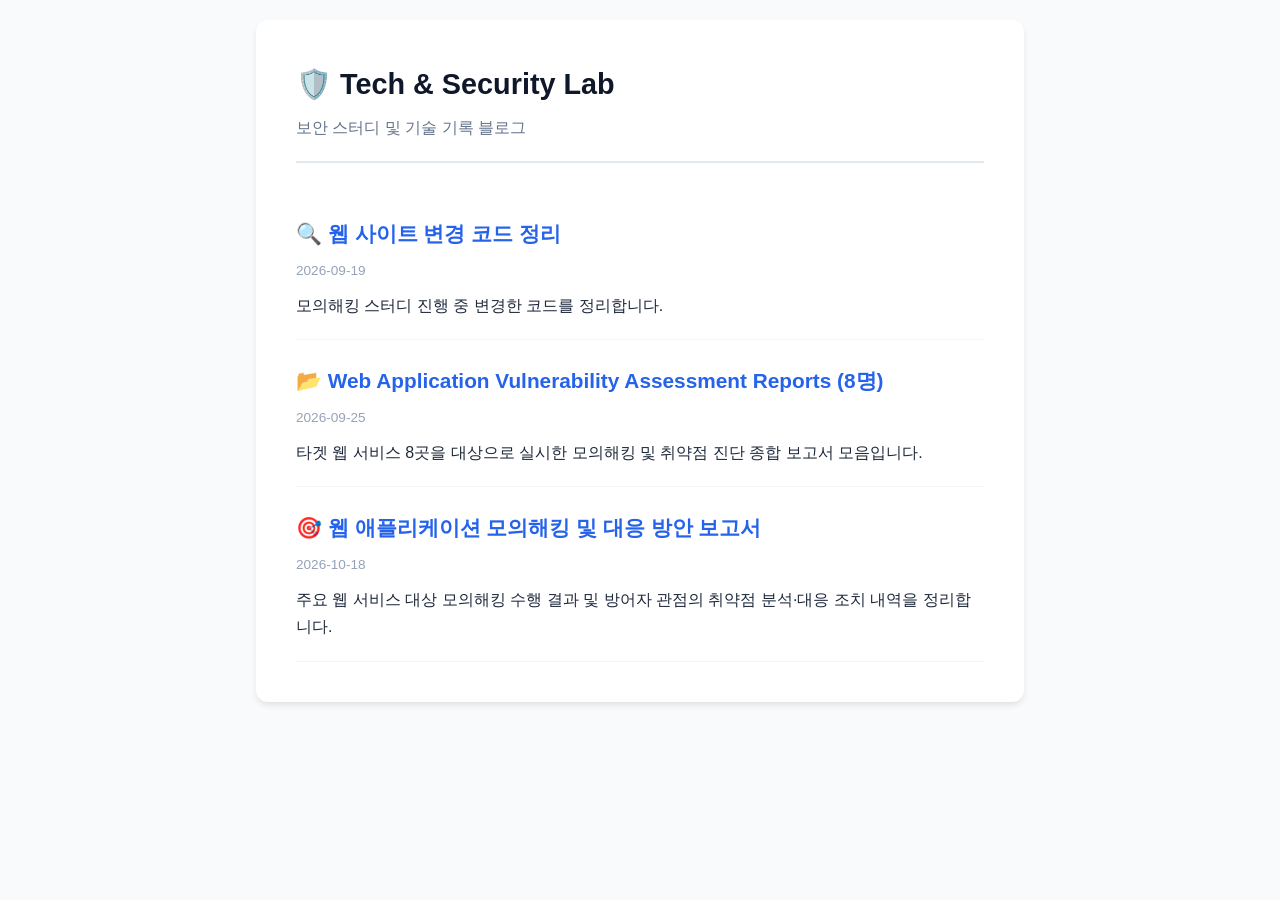
<file: index.html>
<!DOCTYPE html>
<html lang="ko">
<head>
    <meta charset="UTF-8">
    <meta name="viewport" content="width=device-width, initial-scale=1.0">
    <title>Tech & Security Blog</title>
    <link rel="stylesheet" href="style.css">
</head>
<body>
    <div class="container">
        <header>
            <h1>🛡️ Tech & Security Lab</h1>
            <p>보안 스터디 및 기술 기록 블로그</p>
        </header>

        <section class="post-list">
            <!-- 기존 게시글 -->
            <article class="post-card">
                <h2><a href="report.html">🔍 웹 사이트 변경 코드 정리</a></h2>
                <div class="date">2026-09-19</div>
                <p>모의해킹 스터디 진행 중 변경한 코드를 정리합니다.</p>
            </article>

            <!-- 8명 진단 보고서 모음 하위 페이지로 연결되는 카드 -->
            <article class="post-card">
                <h2><a href="vulnerability-reports.html">📂 Web Application Vulnerability Assessment Reports (8명)</a></h2>
                <div class="date">2026-09-25</div>
                <p>타겟 웹 서비스 8곳을 대상으로 실시한 모의해킹 및 취약점 진단 종합 보고서 모음입니다.</p>
            </article>

            <article class="post-card">
                <h2><a href="pentest/pentest_report.html">🎯 웹 애플리케이션 모의해킹 및 대응 방안 보고서</a></h2>
                <div class="date">2026-10-18</div>
                <p>주요 웹 서비스 대상 모의해킹 수행 결과 및 방어자 관점의 취약점 분석·대응 조치 내역을 정리합니다.</p>
            </article>
            
        </section>
    </div>
</body>
</html>
</file>
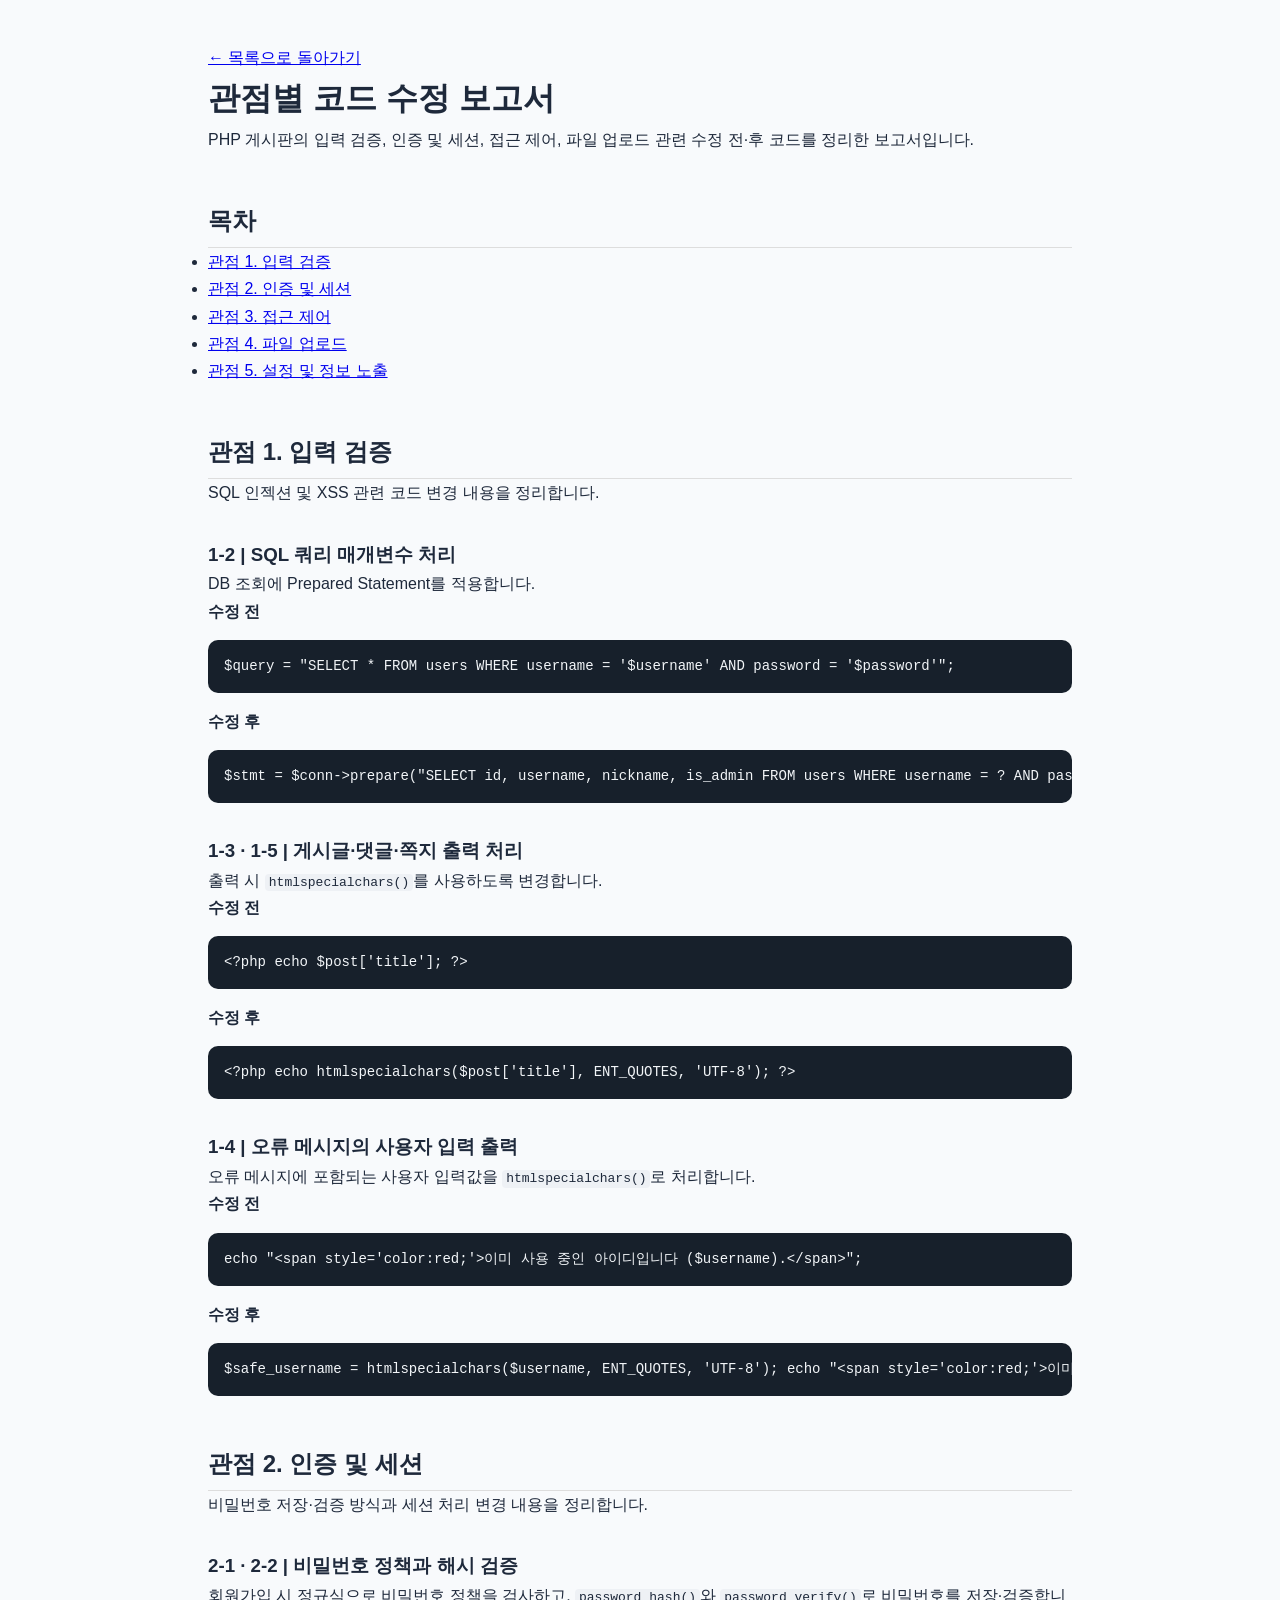
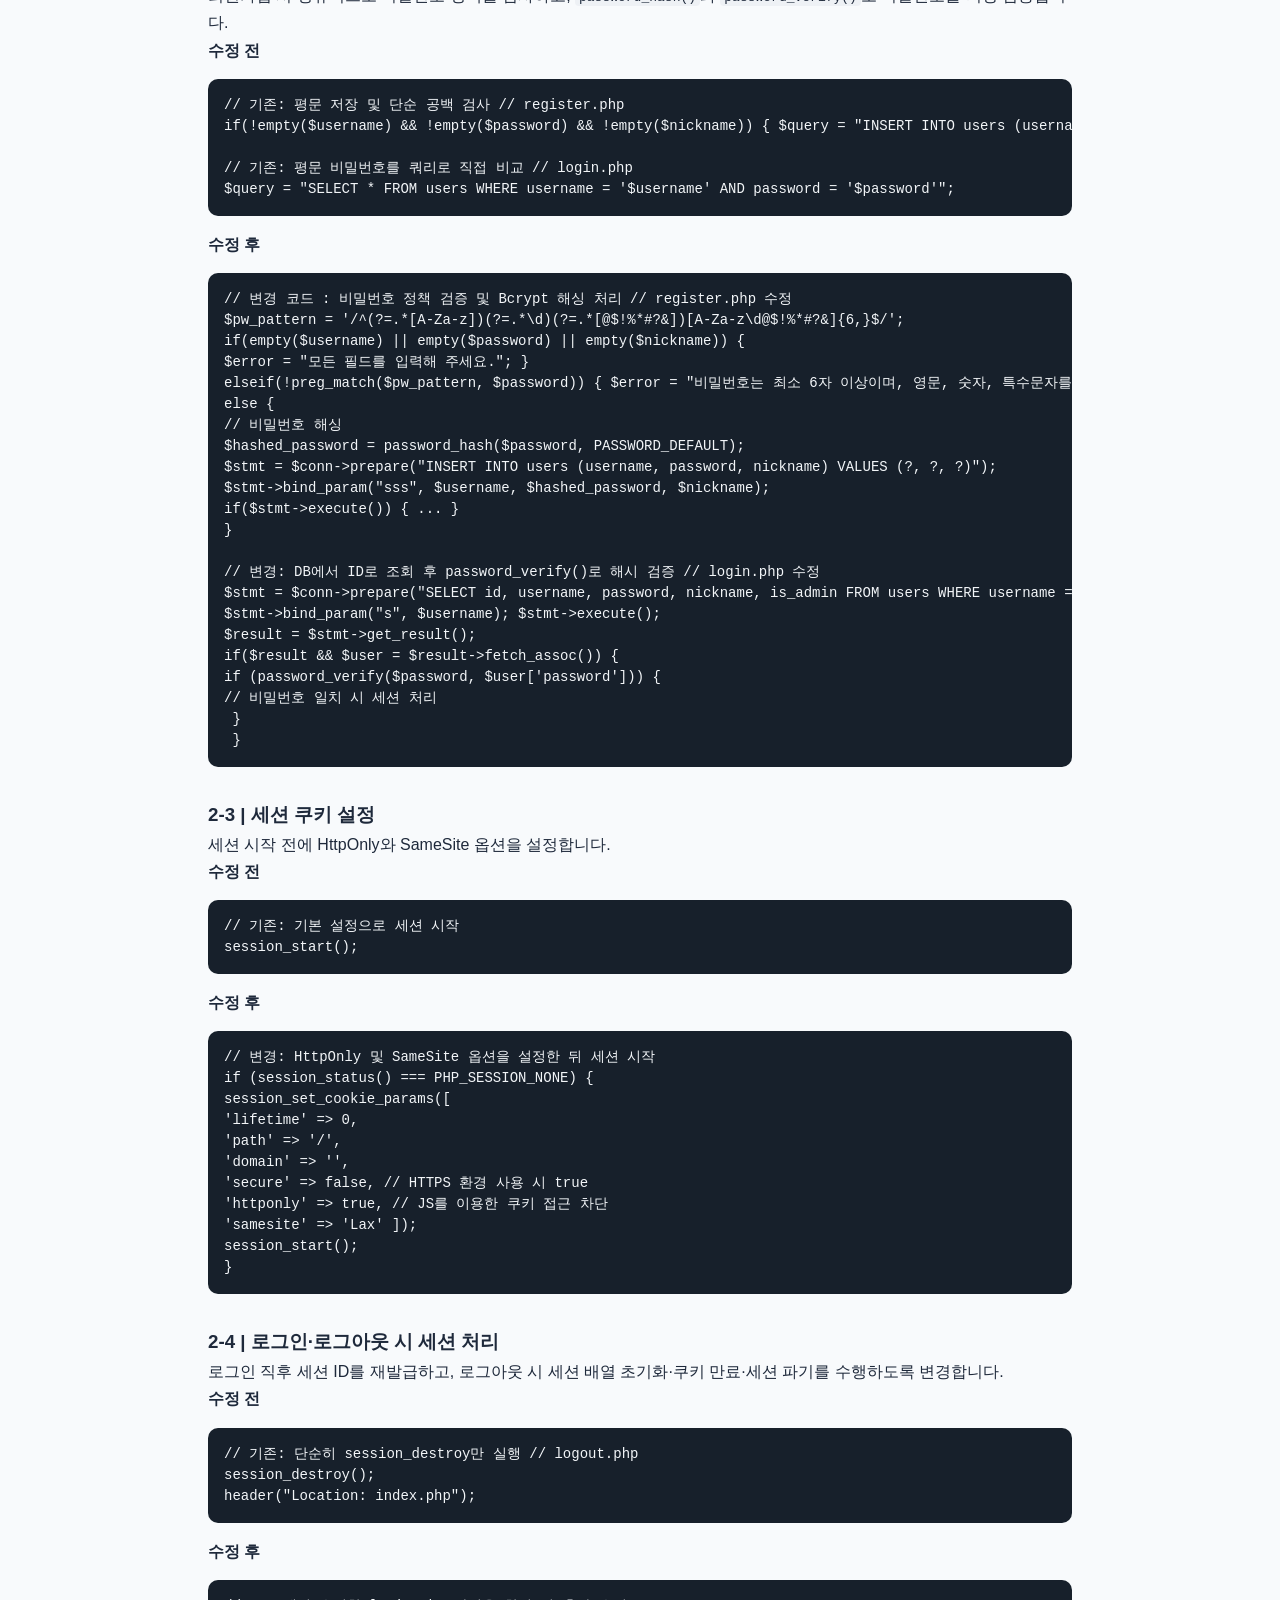
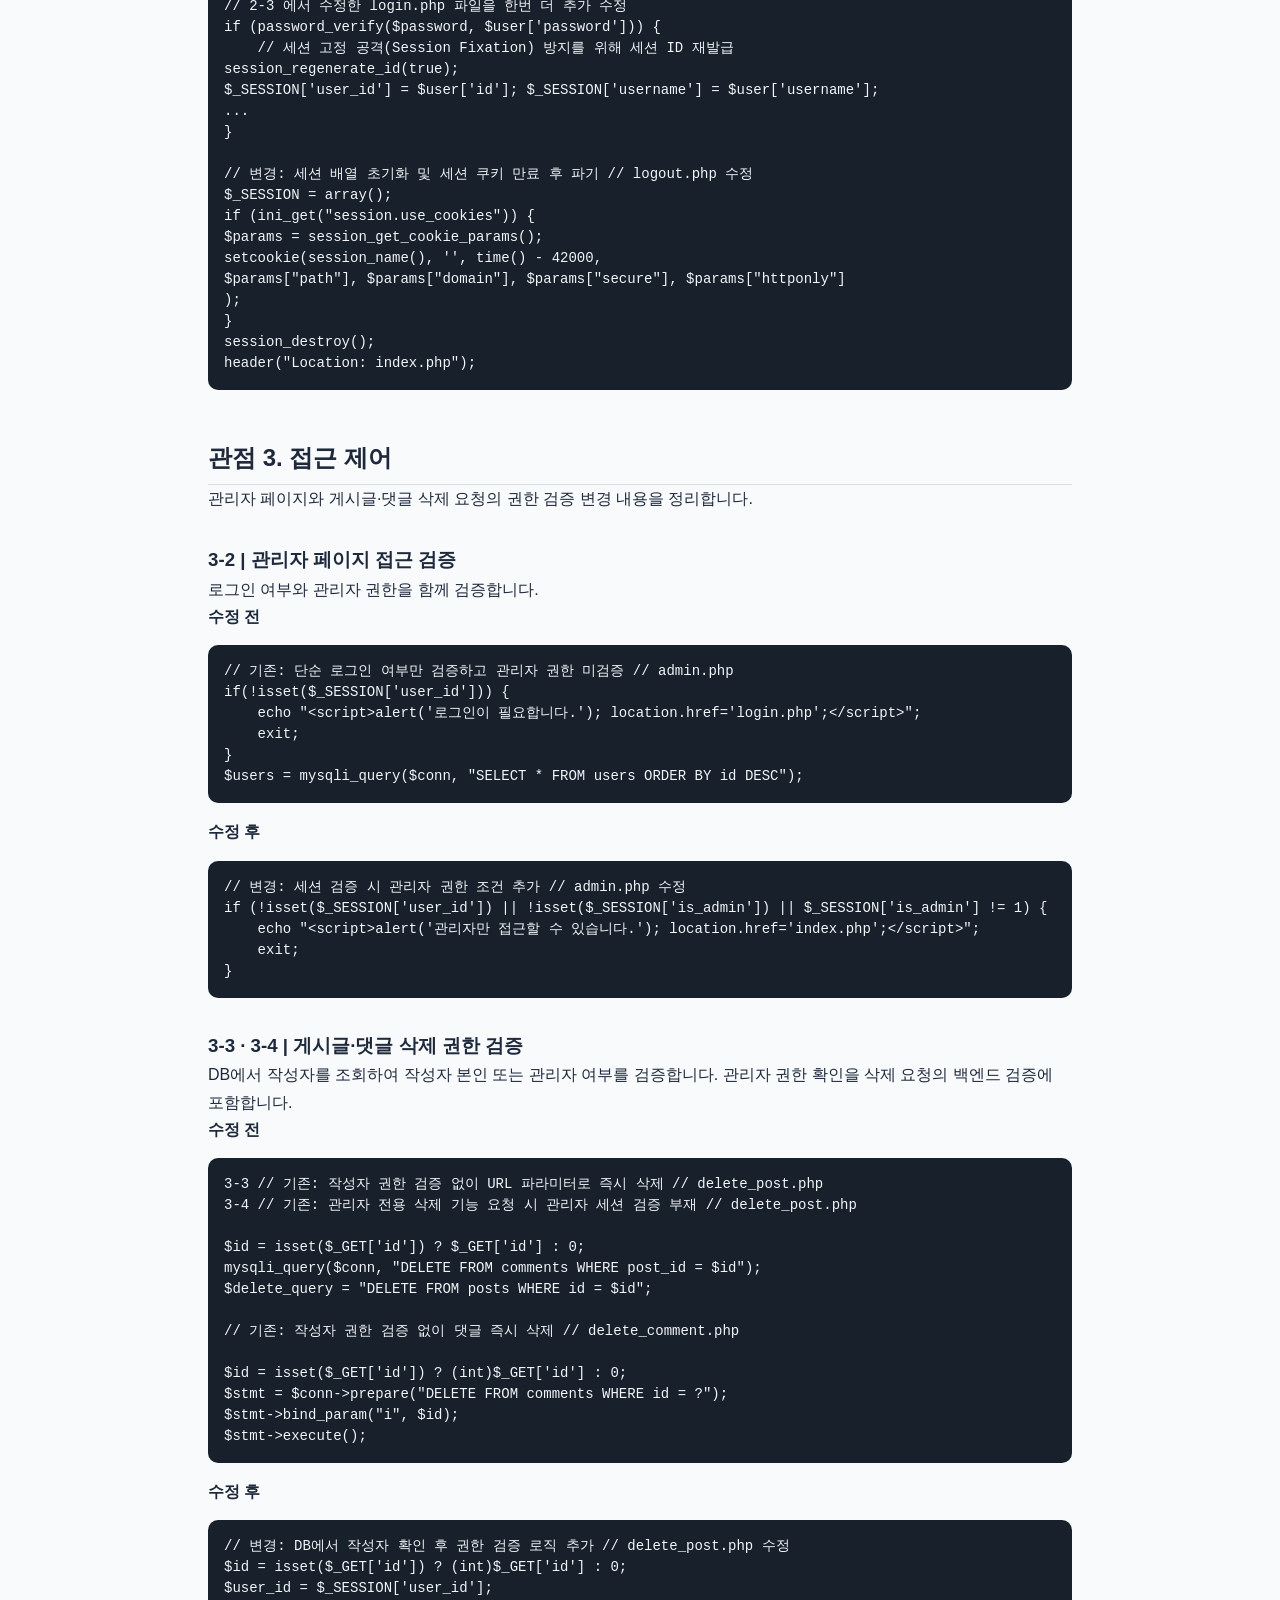
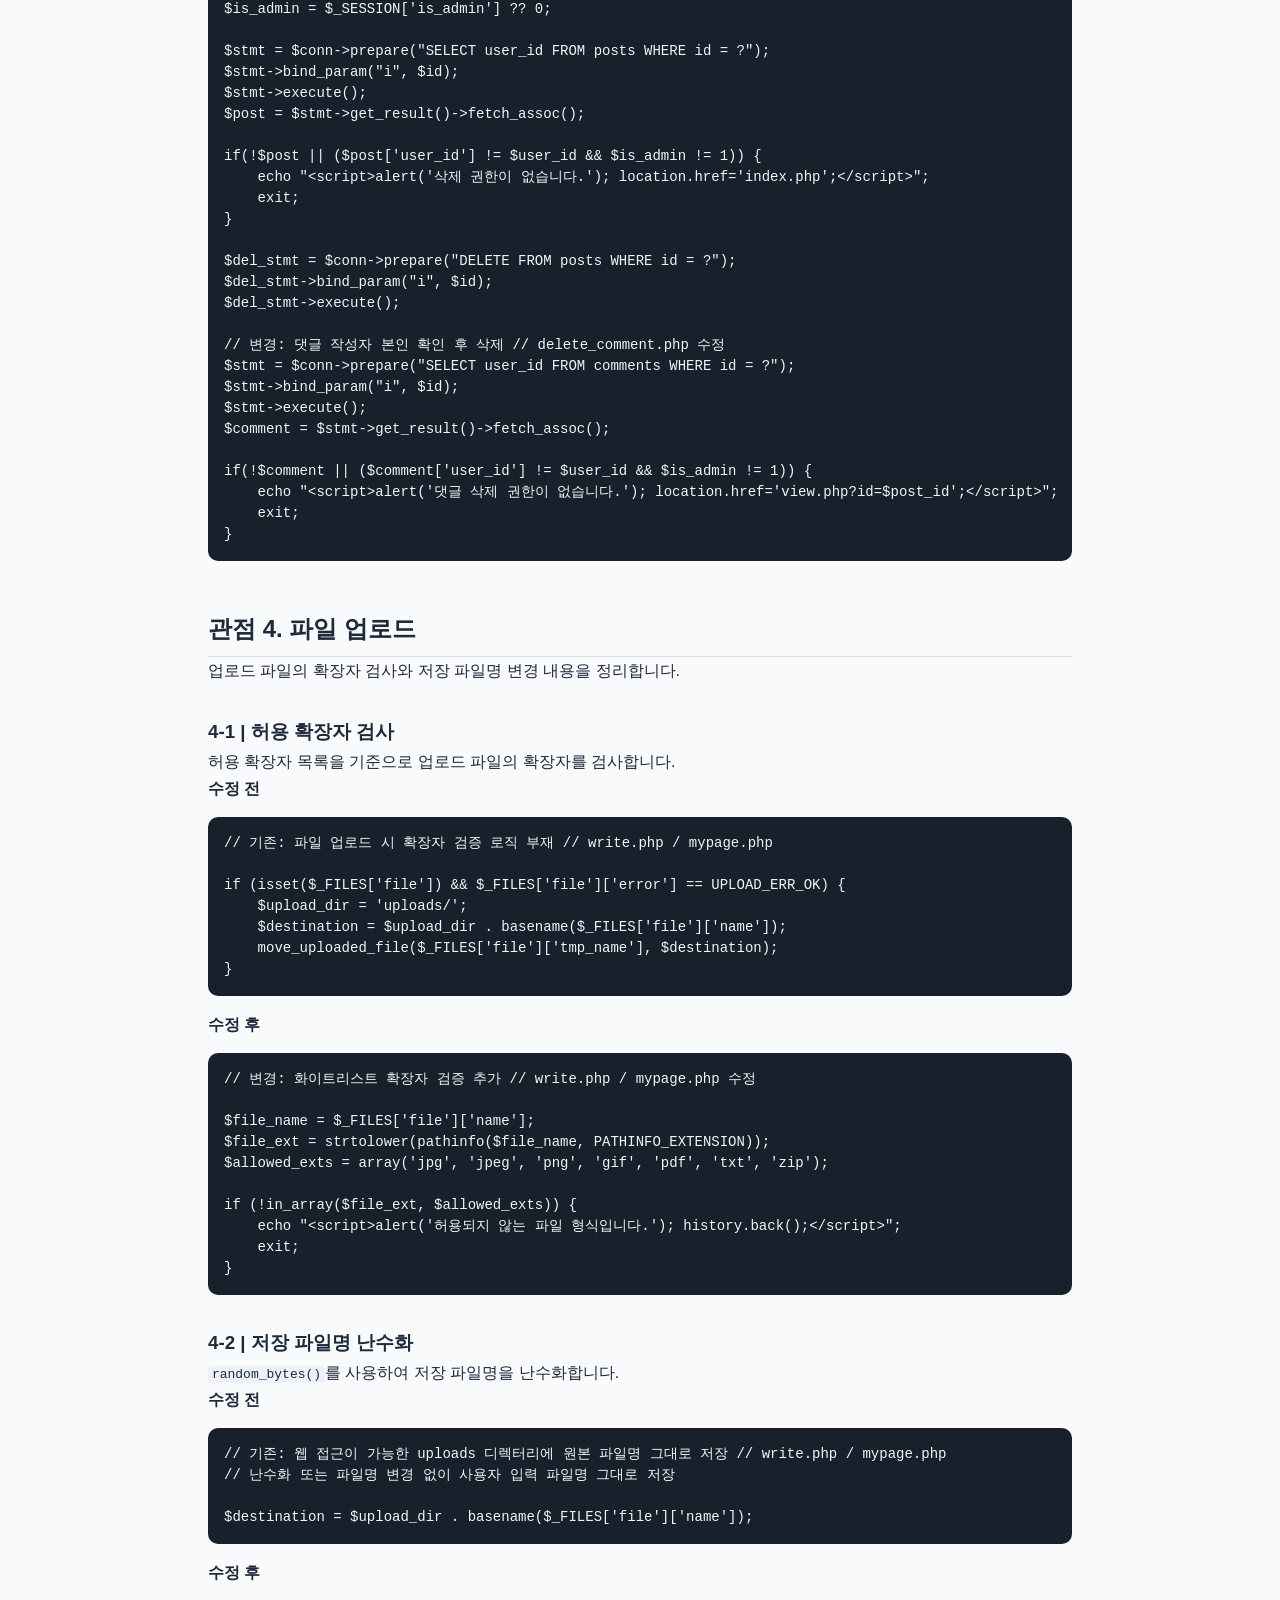
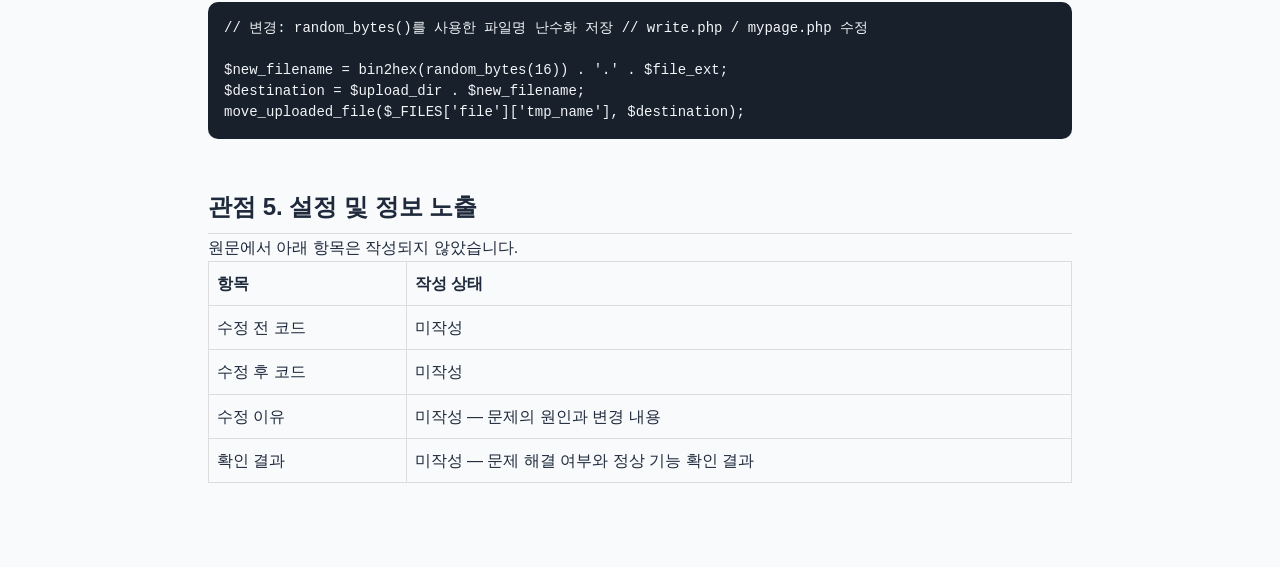
<file: report.html>
<!DOCTYPE html>
<html lang="ko">
<head>
    <meta charset="UTF-8">
    <meta name="viewport" content="width=device-width, initial-scale=1.0">
    <title>관점별 코드 수정 보고서 | Tech & Security Lab</title>
    <link rel="stylesheet" href="style.css">
    <style>
        .report { max-width: 900px; margin: 0 auto; padding: 24px 18px 64px; line-height: 1.7; overflow-wrap: anywhere; }
        .report h2 { margin-top: 3rem; border-bottom: 1px solid #ddd; padding-bottom: .35rem; }
        .report h3 { margin-top: 2rem; }
        .report h4 { margin-bottom: .4rem; }
        .report pre { overflow-x: auto; background: #17202b; color: #f2f5f8; padding: 1rem; border-radius: 10px; line-height: 1.5; white-space: pre; }
        .report pre code { font: 14px/1.5 ui-monospace, SFMono-Regular, Consolas, monospace; }
        .report :not(pre) > code { background: #eef1f5; padding: .1em .3em; border-radius: 4px; }
        .report .note { background: #f2f6fa; padding: .8rem 1rem; border-radius: 8px; }
        .report table { border-collapse: collapse; width: 100%; }
        .report td, .report th { border: 1px solid #ddd; padding: .5rem; text-align: left; }
    </style>
</head>
<body>
    <main class="report">
        <p><a href="index.html">← 목록으로 돌아가기</a></p>
        <h1>관점별 코드 수정 보고서</h1>
        <p>PHP 게시판의 입력 검증, 인증 및 세션, 접근 제어, 파일 업로드 관련 수정 전·후 코드를 정리한 보고서입니다.</p>
        <h2>목차</h2>
        <ul><li><a href="#perspective-1">관점 1. 입력 검증</a></li><li><a href="#perspective-2">관점 2. 인증 및 세션</a></li><li><a href="#perspective-3">관점 3. 접근 제어</a></li><li><a href="#perspective-4">관점 4. 파일 업로드</a></li><li><a href="#perspective-5">관점 5. 설정 및 정보 노출</a></li></ul>
        <a id="perspective-1"></a>
        <h2>관점 1. 입력 검증</h2>
        <p>SQL 인젝션 및 XSS 관련 코드 변경 내용을 정리합니다.</p>
        <h3>1-2 | SQL 쿼리 매개변수 처리</h3>
        <p>DB 조회에 Prepared Statement를 적용합니다.</p>
        <h4>수정 전</h4>
        <pre><code class="language-php">$query = &quot;SELECT * FROM users WHERE username = &#x27;$username&#x27; AND password = &#x27;$password&#x27;&quot;; </code></pre>
        <h4>수정 후</h4>
        <pre><code class="language-php">$stmt = $conn-&gt;prepare(&quot;SELECT id, username, nickname, is_admin FROM users WHERE username = ? AND password = ?&quot;); $stmt-&gt;bind_param(&quot;ss&quot;, $username, $password);</code></pre>
        <h3>1-3 · 1-5 | 게시글·댓글·쪽지 출력 처리</h3>
        <p>출력 시 <code>htmlspecialchars()</code>를 사용하도록 변경합니다.</p>
        <h4>수정 전</h4>
        <pre><code class="language-php">&lt;?php echo $post[&#x27;title&#x27;]; ?&gt;</code></pre>
        <h4>수정 후</h4>
        <pre><code class="language-php">&lt;?php echo htmlspecialchars($post[&#x27;title&#x27;], ENT_QUOTES, &#x27;UTF-8&#x27;); ?&gt;</code></pre>
        <h3>1-4 | 오류 메시지의 사용자 입력 출력</h3>
        <p>오류 메시지에 포함되는 사용자 입력값을 <code>htmlspecialchars()</code>로 처리합니다.</p>
        <h4>수정 전</h4>
        <pre><code class="language-php">echo &quot;&lt;span style=&#x27;color:red;&#x27;&gt;이미 사용 중인 아이디입니다 ($username).&lt;/span&gt;&quot;;</code></pre>
        <h4>수정 후</h4>
        <pre><code class="language-php">$safe_username = htmlspecialchars($username, ENT_QUOTES, &#x27;UTF-8&#x27;); echo &quot;&lt;span style=&#x27;color:red;&#x27;&gt;이미 사용 중인 아이디입니다 (&quot; . $safe_username . &quot;).&lt;/span&gt;&quot;;</code></pre>
        <a id="perspective-2"></a>
        <h2>관점 2. 인증 및 세션</h2>
        <p>비밀번호 저장·검증 방식과 세션 처리 변경 내용을 정리합니다.</p>
        <h3>2-1 · 2-2 | 비밀번호 정책과 해시 검증</h3>
        <p>회원가입 시 정규식으로 비밀번호 정책을 검사하고, <code>password_hash()</code>와 <code>password_verify()</code>로 비밀번호를 저장·검증합니다.</p>
        <h4>수정 전</h4>
        <pre><code class="language-php">// 기존: 평문 저장 및 단순 공백 검사 // register.php 
if(!empty($username) &amp;&amp; !empty($password) &amp;&amp; !empty($nickname)) { $query = &quot;INSERT INTO users (username, password, nickname) VALUES (&#x27;$username&#x27;, &#x27;$password&#x27;, &#x27;$nickname&#x27;)&quot;; if(mysqli_query($conn, $query)) { ... }

// 기존: 평문 비밀번호를 쿼리로 직접 비교 // login.php 
$query = &quot;SELECT * FROM users WHERE username = &#x27;$username&#x27; AND password = &#x27;$password&#x27;&quot;;</code></pre>
        <h4>수정 후</h4>
        <pre><code class="language-php">// 변경 코드 : 비밀번호 정책 검증 및 Bcrypt 해싱 처리 // register.php 수정
$pw_pattern = &#x27;/^(?=.*[A-Za-z])(?=.*\d)(?=.*[@$!%*#?&amp;])[A-Za-z\d@$!%*#?&amp;]{6,}$/&#x27;; 
if(empty($username) || empty($password) || empty($nickname)) { 
$error = &quot;모든 필드를 입력해 주세요.&quot;; } 
elseif(!preg_match($pw_pattern, $password)) { $error = &quot;비밀번호는 최소 6자 이상이며, 영문, 숫자, 특수문자를 모두 포함해야 합니다.&quot;; } 
else { 
// 비밀번호 해싱 
$hashed_password = password_hash($password, PASSWORD_DEFAULT); 
$stmt = $conn-&gt;prepare(&quot;INSERT INTO users (username, password, nickname) VALUES (?, ?, ?)&quot;); 
$stmt-&gt;bind_param(&quot;sss&quot;, $username, $hashed_password, $nickname); 
if($stmt-&gt;execute()) { ... }
}

// 변경: DB에서 ID로 조회 후 password_verify()로 해시 검증 // login.php 수정
$stmt = $conn-&gt;prepare(&quot;SELECT id, username, password, nickname, is_admin FROM users WHERE username = ?&quot;); 
$stmt-&gt;bind_param(&quot;s&quot;, $username); $stmt-&gt;execute(); 
$result = $stmt-&gt;get_result(); 
if($result &amp;&amp; $user = $result-&gt;fetch_assoc()) { 
if (password_verify($password, $user[&#x27;password&#x27;])) { 
// 비밀번호 일치 시 세션 처리
 }
 }</code></pre>
        <h3>2-3 | 세션 쿠키 설정</h3>
        <p>세션 시작 전에 HttpOnly와 SameSite 옵션을 설정합니다.</p>
        <h4>수정 전</h4>
        <pre><code class="language-php">// 기존: 기본 설정으로 세션 시작 
session_start();</code></pre>
        <h4>수정 후</h4>
        <pre><code class="language-php">// 변경: HttpOnly 및 SameSite 옵션을 설정한 뒤 세션 시작 
if (session_status() === PHP_SESSION_NONE) { 
session_set_cookie_params([ 
&#x27;lifetime&#x27; =&gt; 0,
&#x27;path&#x27; =&gt; &#x27;/&#x27;, 
&#x27;domain&#x27; =&gt; &#x27;&#x27;, 
&#x27;secure&#x27; =&gt; false, // HTTPS 환경 사용 시 true 
&#x27;httponly&#x27; =&gt; true, // JS를 이용한 쿠키 접근 차단 
&#x27;samesite&#x27; =&gt; &#x27;Lax&#x27; ]); 
session_start(); 
}</code></pre>
        <h3>2-4 | 로그인·로그아웃 시 세션 처리</h3>
        <p>로그인 직후 세션 ID를 재발급하고, 로그아웃 시 세션 배열 초기화·쿠키 만료·세션 파기를 수행하도록 변경합니다.</p>
        <h4>수정 전</h4>
        <pre><code class="language-php">// 기존: 단순히 session_destroy만 실행 // logout.php 
session_destroy(); 
header(&quot;Location: index.php&quot;);</code></pre>
        <h4>수정 후</h4>
        <pre><code class="language-php">// 2-3 에서 수정한 login.php 파일을 한번 더 추가 수정
if (password_verify($password, $user[&#x27;password&#x27;])) {
    // 세션 고정 공격(Session Fixation) 방지를 위해 세션 ID 재발급 
session_regenerate_id(true); 
$_SESSION[&#x27;user_id&#x27;] = $user[&#x27;id&#x27;]; $_SESSION[&#x27;username&#x27;] = $user[&#x27;username&#x27;]; 
... 
}

// 변경: 세션 배열 초기화 및 세션 쿠키 만료 후 파기 // logout.php 수정
$_SESSION = array(); 
if (ini_get(&quot;session.use_cookies&quot;)) { 
$params = session_get_cookie_params(); 
setcookie(session_name(), &#x27;&#x27;, time() - 42000, 
$params[&quot;path&quot;], $params[&quot;domain&quot;], $params[&quot;secure&quot;], $params[&quot;httponly&quot;] 
); 
} 
session_destroy(); 
header(&quot;Location: index.php&quot;);</code></pre>
        <a id="perspective-3"></a>
        <h2>관점 3. 접근 제어</h2>
        <p>관리자 페이지와 게시글·댓글 삭제 요청의 권한 검증 변경 내용을 정리합니다.</p>
        <h3>3-2 | 관리자 페이지 접근 검증</h3>
        <p>로그인 여부와 관리자 권한을 함께 검증합니다.</p>
        <h4>수정 전</h4>
        <pre><code class="language-php">// 기존: 단순 로그인 여부만 검증하고 관리자 권한 미검증 // admin.php
if(!isset($_SESSION[&#x27;user_id&#x27;])) {
    echo &quot;&lt;script&gt;alert(&#x27;로그인이 필요합니다.&#x27;); location.href=&#x27;login.php&#x27;;&lt;/script&gt;&quot;;
    exit;
}
$users = mysqli_query($conn, &quot;SELECT * FROM users ORDER BY id DESC&quot;);</code></pre>
        <h4>수정 후</h4>
        <pre><code class="language-php">// 변경: 세션 검증 시 관리자 권한 조건 추가 // admin.php 수정
if (!isset($_SESSION[&#x27;user_id&#x27;]) || !isset($_SESSION[&#x27;is_admin&#x27;]) || $_SESSION[&#x27;is_admin&#x27;] != 1) {
    echo &quot;&lt;script&gt;alert(&#x27;관리자만 접근할 수 있습니다.&#x27;); location.href=&#x27;index.php&#x27;;&lt;/script&gt;&quot;;
    exit;
}</code></pre>
        <h3>3-3 · 3-4 | 게시글·댓글 삭제 권한 검증</h3>
        <p>DB에서 작성자를 조회하여 작성자 본인 또는 관리자 여부를 검증합니다. 관리자 권한 확인을 삭제 요청의 백엔드 검증에 포함합니다.</p>
        <h4>수정 전</h4>
        <pre><code class="language-php">3-3 // 기존: 작성자 권한 검증 없이 URL 파라미터로 즉시 삭제 // delete_post.php
3-4 // 기존: 관리자 전용 삭제 기능 요청 시 관리자 세션 검증 부재 // delete_post.php

$id = isset($_GET[&#x27;id&#x27;]) ? $_GET[&#x27;id&#x27;] : 0;
mysqli_query($conn, &quot;DELETE FROM comments WHERE post_id = $id&quot;);
$delete_query = &quot;DELETE FROM posts WHERE id = $id&quot;;

// 기존: 작성자 권한 검증 없이 댓글 즉시 삭제 // delete_comment.php

$id = isset($_GET[&#x27;id&#x27;]) ? (int)$_GET[&#x27;id&#x27;] : 0;
$stmt = $conn-&gt;prepare(&quot;DELETE FROM comments WHERE id = ?&quot;);
$stmt-&gt;bind_param(&quot;i&quot;, $id);
$stmt-&gt;execute();</code></pre>
        <h4>수정 후</h4>
        <pre><code class="language-php">// 변경: DB에서 작성자 확인 후 권한 검증 로직 추가 // delete_post.php 수정
$id = isset($_GET[&#x27;id&#x27;]) ? (int)$_GET[&#x27;id&#x27;] : 0;
$user_id = $_SESSION[&#x27;user_id&#x27;];
$is_admin = $_SESSION[&#x27;is_admin&#x27;] ?? 0;

$stmt = $conn-&gt;prepare(&quot;SELECT user_id FROM posts WHERE id = ?&quot;);
$stmt-&gt;bind_param(&quot;i&quot;, $id);
$stmt-&gt;execute();
$post = $stmt-&gt;get_result()-&gt;fetch_assoc();

if(!$post || ($post[&#x27;user_id&#x27;] != $user_id &amp;&amp; $is_admin != 1)) {
    echo &quot;&lt;script&gt;alert(&#x27;삭제 권한이 없습니다.&#x27;); location.href=&#x27;index.php&#x27;;&lt;/script&gt;&quot;;
    exit;
}

$del_stmt = $conn-&gt;prepare(&quot;DELETE FROM posts WHERE id = ?&quot;);
$del_stmt-&gt;bind_param(&quot;i&quot;, $id);
$del_stmt-&gt;execute();

// 변경: 댓글 작성자 본인 확인 후 삭제 // delete_comment.php 수정
$stmt = $conn-&gt;prepare(&quot;SELECT user_id FROM comments WHERE id = ?&quot;);
$stmt-&gt;bind_param(&quot;i&quot;, $id);
$stmt-&gt;execute();
$comment = $stmt-&gt;get_result()-&gt;fetch_assoc();

if(!$comment || ($comment[&#x27;user_id&#x27;] != $user_id &amp;&amp; $is_admin != 1)) {
    echo &quot;&lt;script&gt;alert(&#x27;댓글 삭제 권한이 없습니다.&#x27;); location.href=&#x27;view.php?id=$post_id&#x27;;&lt;/script&gt;&quot;;
    exit;
}</code></pre>
        <a id="perspective-4"></a>
        <h2>관점 4. 파일 업로드</h2>
        <p>업로드 파일의 확장자 검사와 저장 파일명 변경 내용을 정리합니다.</p>
        <h3>4-1 | 허용 확장자 검사</h3>
        <p>허용 확장자 목록을 기준으로 업로드 파일의 확장자를 검사합니다.</p>
        <h4>수정 전</h4>
        <pre><code class="language-php">// 기존: 파일 업로드 시 확장자 검증 로직 부재 // write.php / mypage.php

if (isset($_FILES[&#x27;file&#x27;]) &amp;&amp; $_FILES[&#x27;file&#x27;][&#x27;error&#x27;] == UPLOAD_ERR_OK) {
    $upload_dir = &#x27;uploads/&#x27;;
    $destination = $upload_dir . basename($_FILES[&#x27;file&#x27;][&#x27;name&#x27;]);
    move_uploaded_file($_FILES[&#x27;file&#x27;][&#x27;tmp_name&#x27;], $destination);
}</code></pre>
        <h4>수정 후</h4>
        <pre><code class="language-php">// 변경: 화이트리스트 확장자 검증 추가 // write.php / mypage.php 수정

$file_name = $_FILES[&#x27;file&#x27;][&#x27;name&#x27;];
$file_ext = strtolower(pathinfo($file_name, PATHINFO_EXTENSION));
$allowed_exts = array(&#x27;jpg&#x27;, &#x27;jpeg&#x27;, &#x27;png&#x27;, &#x27;gif&#x27;, &#x27;pdf&#x27;, &#x27;txt&#x27;, &#x27;zip&#x27;);

if (!in_array($file_ext, $allowed_exts)) {
    echo &quot;&lt;script&gt;alert(&#x27;허용되지 않는 파일 형식입니다.&#x27;); history.back();&lt;/script&gt;&quot;;
    exit;
}</code></pre>
        <h3>4-2 | 저장 파일명 난수화</h3>
        <p><code>random_bytes()</code>를 사용하여 저장 파일명을 난수화합니다.</p>
        <h4>수정 전</h4>
        <pre><code class="language-php">// 기존: 웹 접근이 가능한 uploads 디렉터리에 원본 파일명 그대로 저장 // write.php / mypage.php
// 난수화 또는 파일명 변경 없이 사용자 입력 파일명 그대로 저장

$destination = $upload_dir . basename($_FILES[&#x27;file&#x27;][&#x27;name&#x27;]);</code></pre>
        <h4>수정 후</h4>
        <pre><code class="language-php">// 변경: random_bytes()를 사용한 파일명 난수화 저장 // write.php / mypage.php 수정

$new_filename = bin2hex(random_bytes(16)) . &#x27;.&#x27; . $file_ext;
$destination = $upload_dir . $new_filename;
move_uploaded_file($_FILES[&#x27;file&#x27;][&#x27;tmp_name&#x27;], $destination);</code></pre>
        <a id="perspective-5"></a>
        <h2>관점 5. 설정 및 정보 노출</h2>
        <p>원문에서 아래 항목은 작성되지 않았습니다.</p>
        <table><tr><th>항목</th><th>작성 상태</th></tr><tr><td>수정 전 코드</td><td>미작성</td></tr><tr><td>수정 후 코드</td><td>미작성</td></tr><tr><td>수정 이유</td><td>미작성 — 문제의 원인과 변경 내용</td></tr><tr><td>확인 결과</td><td>미작성 — 문제 해결 여부와 정상 기능 확인 결과</td></tr></table>
    </main>
</body>
</html>
</file>
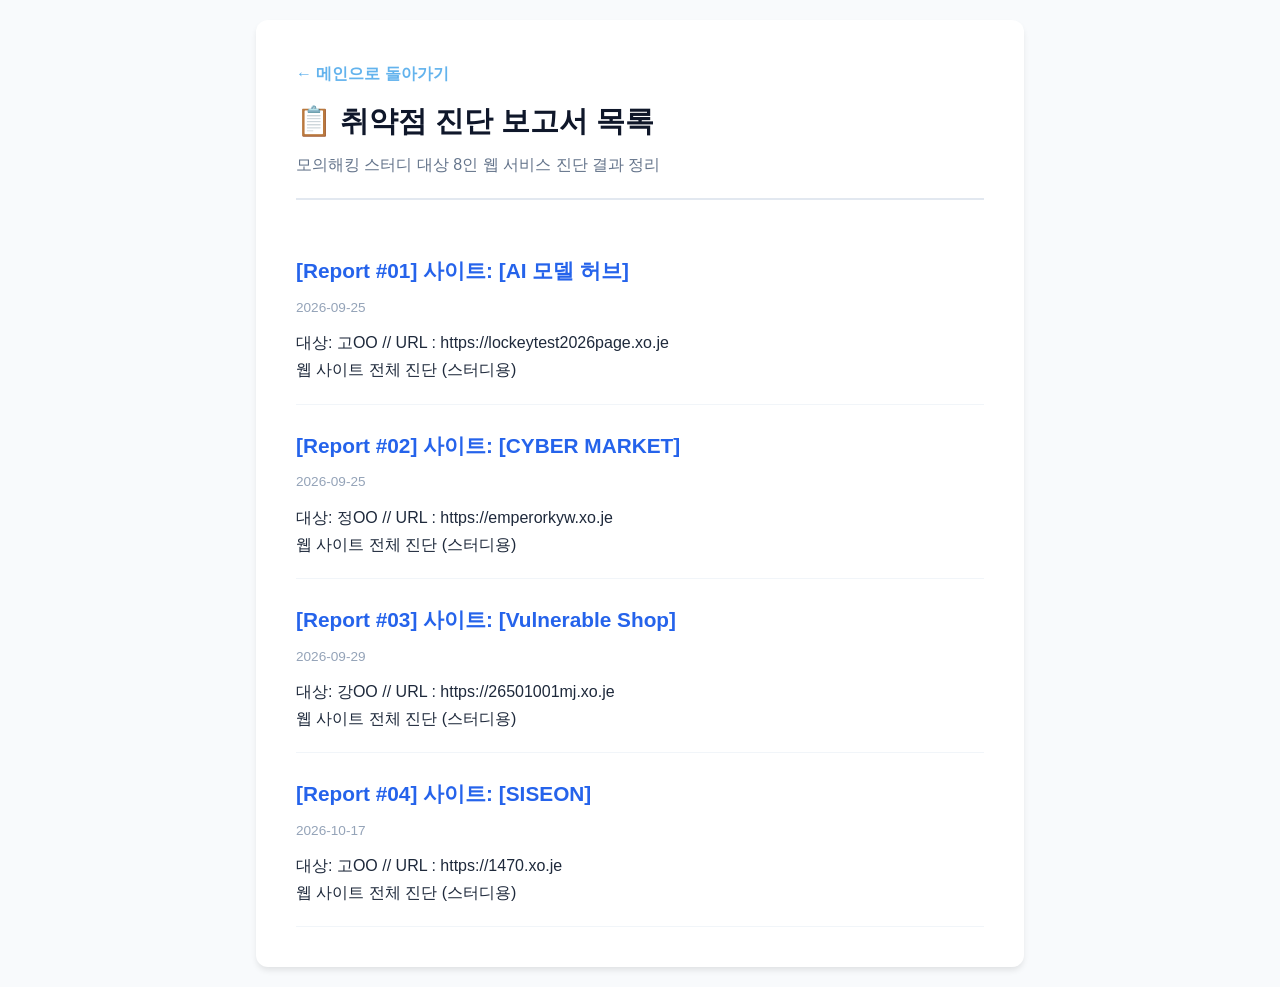
<file: vulnerability-reports.html>
<!DOCTYPE html>
<html lang="ko">
<head>
    <meta charset="UTF-8">
    <meta name="viewport" content="width=device-width, initial-scale=1.0">
    <title>모의해킹 진단 보고서 모음 - Tech & Security Lab</title>
    <link rel="stylesheet" href="style.css">
</head>
<body>
    <div class="container">
        <!-- 뒤로가기 버튼 및 헤더 -->
        <header>
            <div style="margin-bottom: 10px;">
                <a href="index.html" style="text-decoration: none; color: #63b3ed; font-weight: bold;">← 메인으로 돌아가기</a>
            </div>
            <h1>📋 취약점 진단 보고서 목록</h1>
            <p>모의해킹 스터디 대상 8인 웹 서비스 진단 결과 정리</p>
        </header>

        <section class="post-list">

            <!-- Target 01 -->
    <article class="post-card">
        <h2><a href="vulnerabilities/report_01.html">[Report #01] 사이트: [AI 모델 허브]</a></h2>
        <div class="date">2026-09-25</div>
        <div class="tags">
            <span class="tag">대상: 고OO</span>
            <span class="tag">// URL : https://lockeytest2026page.xo.je </span>
        </div>
        <p>웹 사이트 전체 진단 (스터디용)</p>
    </article>



            <article class="post-card">
                <h2><a href="vulnerabilities/report_02.html">[Report #02] 사이트: [CYBER MARKET]</a></h2>
                <div class="date">2026-09-25</div>
                <div class="tags">
                    <span class="tag">대상: 정OO</span>
                    <span class="tag">// URL : https://emperorkyw.xo.je</span>
                </div>
                <p>웹 사이트 전체 진단 (스터디용)</p>
            </article>
            
 
           <article class="post-card">
                <h2><a href="vulnerabilities/report_03.html">[Report #03] 사이트: [Vulnerable Shop]</a></h2>
                <div class="date">2026-09-29</div>
                <div class="tags">
                    <span class="tag">대상: 강OO</span>
                    <span class="tag">// URL : https://26501001mj.xo.je</span>
                </div>
                <p>웹 사이트 전체 진단 (스터디용)</p>
            </article>

            
            <article class="post-card">
                <h2><a href="vulnerabilities/report_04.html">[Report #04] 사이트: [SISEON]</a></h2>
                <div class="date">2026-10-17</div>
                <div class="tags">
                    <span class="tag">대상: 고OO</span>
                    <span class="tag">// URL : https://1470.xo.je</span>
                </div>
                <p>웹 사이트 전체 진단 (스터디용)</p>
            </article>

            
<!-- Target 02 ~ Target 08 주석 처리 시작 ========================================= -->
            <!--
            
            <article class="post-card">
                <h2><a href="vulnerabilities/report_05.html">[Report #05] 사이트: Target E (웹 서비스)</a></h2>
                <div class="date">2026-09-21</div>
                <div class="tags">
                    <span class="tag">IDOR</span>
                    <span class="tag">Access Control</span>
                </div>
                <p>타 사용자 게시글 및 개인정보 무단 조회 가능한 IDOR(취약한 직렬 참조) 취약점 진단.</p>
            </article>

            <article class="post-card">
                <h2><a href="vulnerabilities/report_06.html">[Report #06] 사이트: Target F (웹 서비스)</a></h2>
                <div class="date">2026-09-20</div>
                <div class="tags">
                    <span class="tag">Directory Traversal</span>
                </div>
                <p>파일 다운로드 기능 내 경로 조작 문자열(`../`) 검증 미흡에 따른 주요 설정 파일 유출 진단.</p>
            </article>

            <article class="post-card">
                <h2><a href="vulnerabilities/report_07.html">[Report #07] 사이트: Target G (웹 서비스)</a></h2>
                <div class="date">2026-09-19</div>
                <div class="tags">
                    <span class="tag">Session Management</span>
                    <span class="tag">XSS</span>
                </div>
                <p>로그아웃 시 세션 미만료 문제 및 Reflected XSS 취약점을 이용한 세션 탈취 시나리오 검증.</p>
            </article>

            <article class="post-card">
                <h2><a href="vulnerabilities/report_08.html">[Report #08] 사이트: Target H (웹 서비스)</a></h2>
                <div class="date">2026-09-18</div>
                <div class="tags">
                    <span class="tag">Password Reset Logic</span>
                </div>
                <p>비밀번호 재설정 로직의 인증 절차 우회 가능성 점검 및 보안 패치 가이드 작성.</p>
            </article>
-->
<!-- ========================================= Target 02 ~ Target 08 주석 처리 끝 -->

        </section>
    </div>
</body>
</html>
</file>
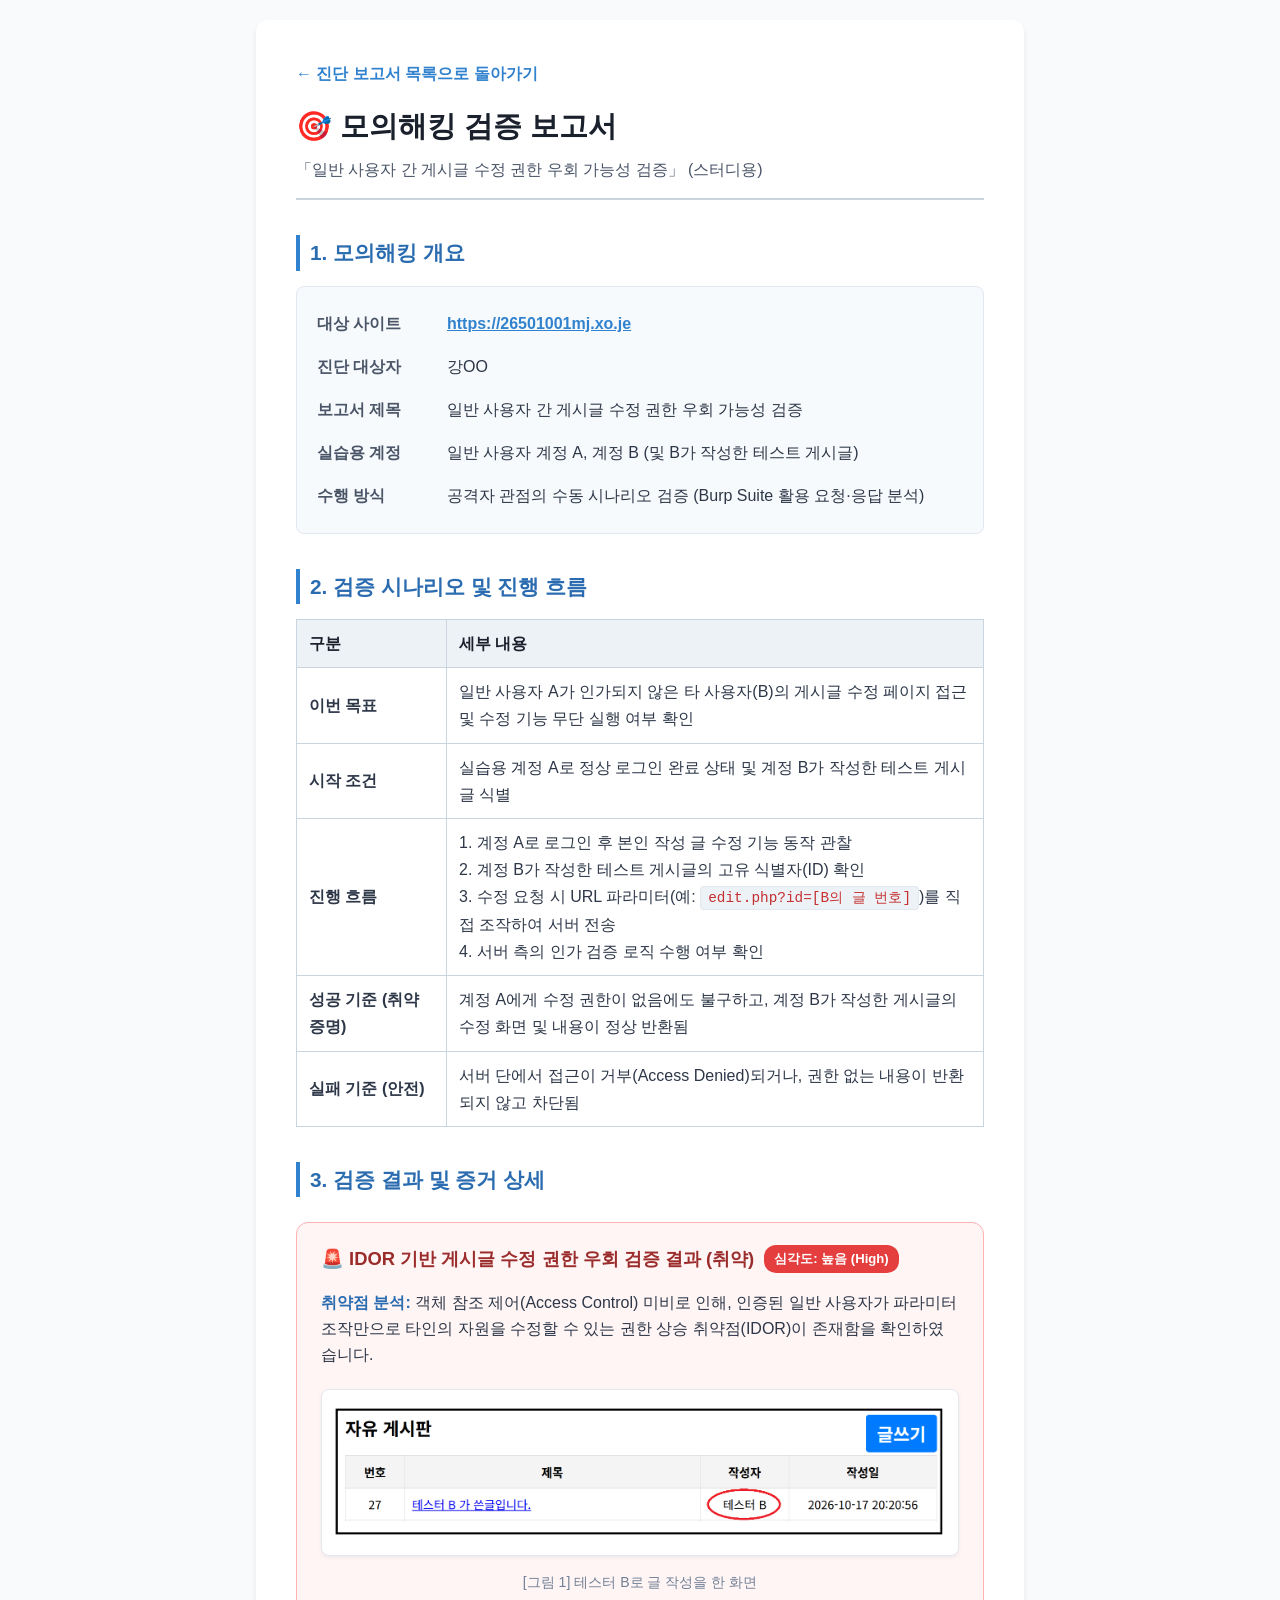
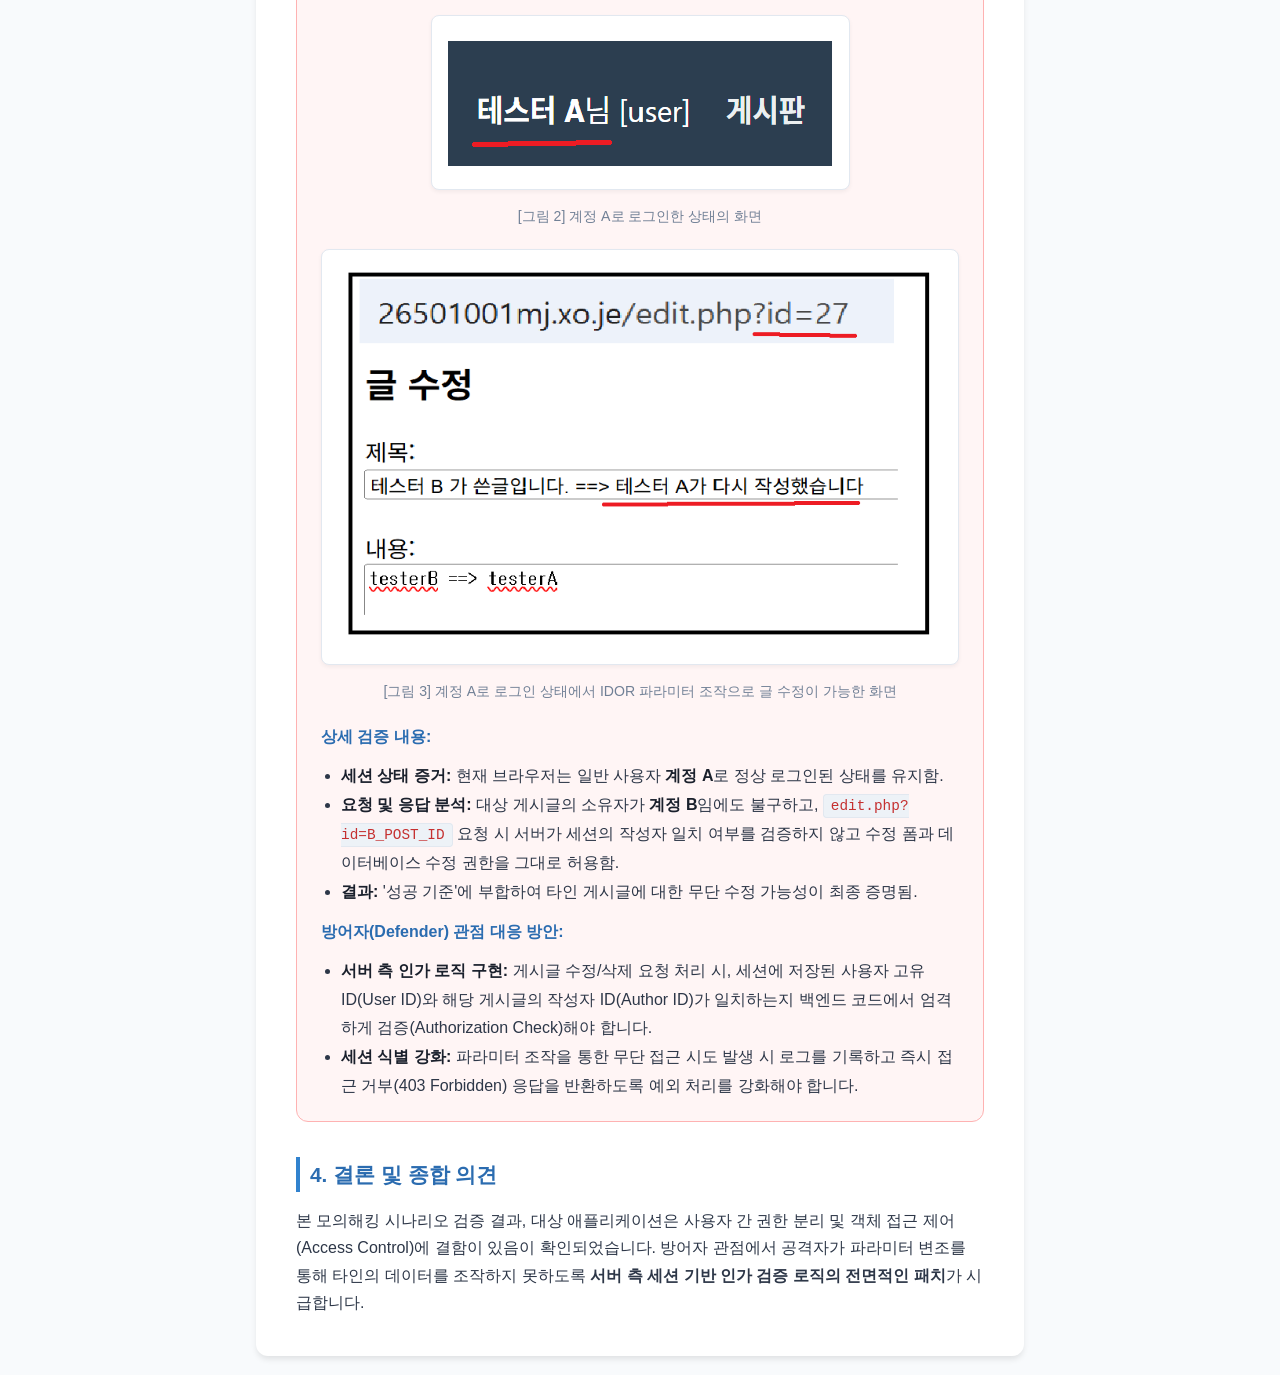
<file: pentest/pentest_report.html>
<!DOCTYPE html>
<html lang="ko">
<head>
    <meta charset="UTF-8">
    <meta name="viewport" content="width=device-width, initial-scale=1.0">
    <title>[Pentest Report] 일반 사용자 간 게시글 수정 권한 우회 가능성 검증 - Tech & Security Lab</title>
    <link rel="stylesheet" href="../style.css">
    <style>
        /* 외부 style.css의 색상 간섭을 완전히 차단하기 위한 강제 스타일 override */
        body, div, p, li, td, th, span {
            color: #2d3748;
        }

        .report-header {
            border-bottom: 2px solid #cbd5e0;
            padding-bottom: 15px;
            margin-bottom: 25px;
        }

        .report-header h1 {
            color: #1a202c !important;
        }

        .report-header p {
            color: #4a5568 !important;
        }

        /* 1. 진단 개요 메타 박스 */
        .report-meta {
            background-color: #f7fafc !important;
            border: 1px solid #e2e8f0 !important;
            border-radius: 8px;
            padding: 15px 20px;
            margin-bottom: 30px;
        }

        .report-meta table {
            width: 100%;
            border-collapse: collapse;
        }

        .report-meta td {
            padding: 8px 0;
            color: #2d3748 !important;
        }

        .report-meta td.label {
            font-weight: bold;
            color: #4a5568 !important;
            width: 130px;
        }

        /* 섹션 타이틀 */
        .section-title {
            color: #2b6cb0 !important;
            border-left: 4px solid #3182ce;
            padding-left: 10px;
            margin-top: 35px;
            margin-bottom: 15px;
            font-size: 1.3rem;
            font-weight: bold;
        }

        /* 목록 및 inline code 가독성 수정 */
        ul, ol {
            padding-left: 20px;
            line-height: 1.8;
            color: #2d3748 !important;
        }

        ul li, ol li {
            color: #2d3748 !important;
        }

        ul li strong, ol li strong {
            color: #1a202c !important;
        }

        code {
            background-color: #edf2f7 !important;
            color: #c53030 !important;
            padding: 3px 7px;
            border-radius: 4px;
            font-family: Consolas, Monaco, monospace;
            font-size: 0.9em;
            border: 1px solid #e2e8f0;
        }

        /* 2. 점검 결과 테이블 */
        .vuln-table {
            width: 100%;
            border-collapse: collapse;
            margin: 15px 0;
        }

        .vuln-table th, .vuln-table td {
            border: 1px solid #cbd5e0 !important;
            padding: 10px 12px;
            text-align: left;
            color: #2d3748 !important;
        }

        .vuln-table th {
            background-color: #edf2f7 !important;
            color: #1a202c !important;
            font-weight: bold;
        }

        .status-vuln {
            color: #c53030 !important;
            font-weight: bold;
            text-align: center;
        }

        .callout-box {
            background-color: #f7fafc !important;
            border-left: 4px solid #4a5568 !important;
            padding: 12px 15px;
            margin: 15px 0;
            border-radius: 0 6px 6px 0;
            font-size: 0.95rem;
            color: #4a5568 !important;
        }

        .callout-box strong {
            color: #1a202c !important;
        }

        /* 3. 취약점 상세 카드 스타일 */
        .vuln-detail-card {
            background-color: #fff5f5 !important;
            border: 1px solid #feb2b2 !important;
            border-radius: 12px;
            padding: 20px 24px;
            margin: 25px 0;
            color: #2d3748 !important;
        }

        .vuln-header-container {
            display: flex;
            align-items: center;
            flex-wrap: wrap;
            gap: 10px;
            margin-bottom: 15px;
        }

        .vuln-header-container h3 {
            margin: 0;
            color: #9b2c2c !important;
            font-size: 1.15rem;
        }

        /* 심각도 배지 */
        .badge-severity {
            display: inline-block;
            padding: 3px 10px;
            border-radius: 12px;
            font-size: 0.82rem;
            font-weight: bold;
            color: #ffffff !important;
        }
        .badge-high { background-color: #e53e3e; }

        .vuln-detail-card p {
            color: #2d3748 !important;
            line-height: 1.65;
            margin: 12px 0;
        }

        .vuln-detail-card p strong.label-blue {
            color: #2b6cb0 !important;
        }

        /* 이미지 및 캡션 영역 */
        .img-container {
            text-align: center;
            margin: 20px 0;
        }

        .img-box {
            display: inline-block;
            max-width: 100%;
            background-color: #ffffff;
            border: 1px solid #e2e8f0;
            border-radius: 8px;
            padding: 10px;
            box-shadow: 0 2px 4px rgba(0, 0, 0, 0.05);
            margin-bottom: 15px;
        }

        .img-box img {
            max-width: 100%;
            height: auto;
            border-radius: 4px;
            display: block;
        }

        .img-caption {
            font-size: 0.88rem;
            color: #718096 !important;
            margin-top: -8px;
            margin-bottom: 20px;
            text-align: center;
        }
    </style>
</head>
<body>
    <div class="container">
        <!-- 뒤로가기 버튼 -->
        <div style="margin-bottom: 15px;">
            <a href="/index.html" style="text-decoration: none; color: #3182ce; font-weight: bold;">← 진단 보고서 목록으로 돌아가기</a>
        </div>

        <header class="report-header">
            <h1>🎯 모의해킹 검증 보고서</h1>
            <p>「일반 사용자 간 게시글 수정 권한 우회 가능성 검증」 (스터디용)</p>
        </header>

        <!-- 1. 진단 개요 -->
        <h2 class="section-title">1. 모의해킹 개요</h2>
        <div class="report-meta">
            <table>
                <tr>
                    <td class="label">대상 사이트</td>
                    <td><a href="https://26501001mj.xo.je" target="_blank" style="color: #3182ce; font-weight: bold;">https://26501001mj.xo.je</a></td>
                </tr>
                <tr>
                    <td class="label">진단 대상자</td>
                    <td>강OO</td>
                </tr>
                <tr>
                    <td class="label">보고서 제목</td>
                    <td>일반 사용자 간 게시글 수정 권한 우회 가능성 검증</td>
                </tr>
                <tr>
                    <td class="label">실습용 계정</td>
                    <td>일반 사용자 계정 A, 계정 B (및 B가 작성한 테스트 게시글)</td>
                </tr>
                <tr>
                    <td class="label">수행 방식</td>
                    <td>공격자 관점의 수동 시나리오 검증 (Burp Suite 활용 요청·응답 분석)</td>
                </tr>
            </table>
        </div>

        <!-- 2. 검증 시나리오 및 흐름 -->
        <h2 class="section-title">2. 검증 시나리오 및 진행 흐름</h2>
        <table class="vuln-table">
            <thead>
                <tr>
                    <th style="width: 150px;">구분</th>
                    <th>세부 내용</th>
                </tr>
            </thead>
            <tbody>
                <tr>
                    <td><strong>이번 목표</strong></td>
                    <td>일반 사용자 A가 인가되지 않은 타 사용자(B)의 게시글 수정 페이지 접근 및 수정 기능 무단 실행 여부 확인</td>
                </tr>
                <tr>
                    <td><strong>시작 조건</strong></td>
                    <td>실습용 계정 A로 정상 로그인 완료 상태 및 계정 B가 작성한 테스트 게시글 식별</td>
                </tr>
                <tr>
                    <td><strong>진행 흐름</strong></td>
                    <td>
                        1. 계정 A로 로그인 후 본인 작성 글 수정 기능 동작 관찰<br>
                        2. 계정 B가 작성한 테스트 게시글의 고유 식별자(ID) 확인<br>
                        3. 수정 요청 시 URL 파라미터(예: <code>edit.php?id=[B의 글 번호]</code>)를 직접 조작하여 서버 전송<br>
                        4. 서버 측의 인가 검증 로직 수행 여부 확인
                    </td>
                </tr>
                <tr>
                    <td><strong>성공 기준 (취약 증명)</strong></td>
                    <td>계정 A에게 수정 권한이 없음에도 불구하고, 계정 B가 작성한 게시글의 수정 화면 및 내용이 정상 반환됨</td>
                </tr>
                <tr>
                    <td><strong>실패 기준 (안전)</strong></td>
                    <td>서버 단에서 접근이 거부(Access Denied)되거나, 권한 없는 내용이 반환되지 않고 차단됨</td>
                </tr>
            </tbody>
        </table>

        <!-- 3. 검증 결과 및 증거 상세 -->
        <h2 class="section-title">3. 검증 결과 및 증거 상세</h2>

        <div class="vuln-detail-card">
            <div class="vuln-header-container">
                <h3>🚨 IDOR 기반 게시글 수정 권한 우회 검증 결과 (취약)</h3>
                <span class="badge-severity badge-high">심각도: 높음 (High)</span>
            </div>
            <p><strong class="label-blue">취약점 분석:</strong> 객체 참조 제어(Access Control) 미비로 인해, 인증된 일반 사용자가 파라미터 조작만으로 타인의 자원을 수정할 수 있는 권한 상승 취약점(IDOR)이 존재함을 확인하였습니다.</p>

            <div class="img-container">
                <!-- 그림 1 -->
                <div class="img-box">
                    <img src="images/idorproof_1.png" alt="테스터 B 글 작성 화면">
                </div>
                <div class="img-caption">[그림 1] 테스터 B로 글 작성을 한 화면</div>

                <!-- 그림 2 -->
                <div class="img-box">
                    <img src="images/idorproof_2.png" alt="계정 A 로그인 상태 화면">
                </div>
                <div class="img-caption">[그림 2] 계정 A로 로그인한 상태의 화면</div>

                <!-- 그림 3 (확장자 수정 완료) -->
                <div class="img-box">
                    <img src="images/idorproof_3.png" alt="IDOR 조작 글 수정 화면">
                </div>
                <div class="img-caption">[그림 3] 계정 A로 로그인 상태에서 IDOR 파라미터 조작으로 글 수정이 가능한 화면</div>
            </div>

            <p><strong class="label-blue">상세 검증 내용:</strong></p>
            <ul>
                <li><strong>세션 상태 증거:</strong> 현재 브라우저는 일반 사용자 <strong>계정 A</strong>로 정상 로그인된 상태를 유지함.</li>
                <li><strong>요청 및 응답 분석:</strong> 대상 게시글의 소유자가 <strong>계정 B</strong>임에도 불구하고, <code>edit.php?id=B_POST_ID</code> 요청 시 서버가 세션의 작성자 일치 여부를 검증하지 않고 수정 폼과 데이터베이스 수정 권한을 그대로 허용함.</li>
                <li><strong>결과:</strong> '성공 기준'에 부합하여 타인 게시글에 대한 무단 수정 가능성이 최종 증명됨.</li>
            </ul>

            <p><strong class="label-blue">방어자(Defender) 관점 대응 방안:</strong></p>
            <ul>
                <li><strong>서버 측 인가 로직 구현:</strong> 게시글 수정/삭제 요청 처리 시, 세션에 저장된 사용자 고유 ID(User ID)와 해당 게시글의 작성자 ID(Author ID)가 일치하는지 백엔드 코드에서 엄격하게 검증(Authorization Check)해야 합니다.</li>
                <li><strong>세션 식별 강화:</strong> 파라미터 조작을 통한 무단 접근 시도 발생 시 로그를 기록하고 즉시 접근 거부(403 Forbidden) 응답을 반환하도록 예외 처리를 강화해야 합니다.</li>
            </ul>
        </div>

        <!-- 4. 결론 및 요약 -->
        <h2 class="section-title">4. 결론 및 종합 의견</h2>
        <p style="line-height: 1.7; color: #2d3748 !important;">
            본 모의해킹 시나리오 검증 결과, 대상 애플리케이션은 사용자 간 권한 분리 및 객체 접근 제어(Access Control)에 결함이 있음이 확인되었습니다. 방어자 관점에서 공격자가 파라미터 변조를 통해 타인의 데이터를 조작하지 못하도록 <strong>서버 측 세션 기반 인가 검증 로직의 전면적인 패치</strong>가 시급합니다.
        </p>
    </div>
</body>
</html>
</file>
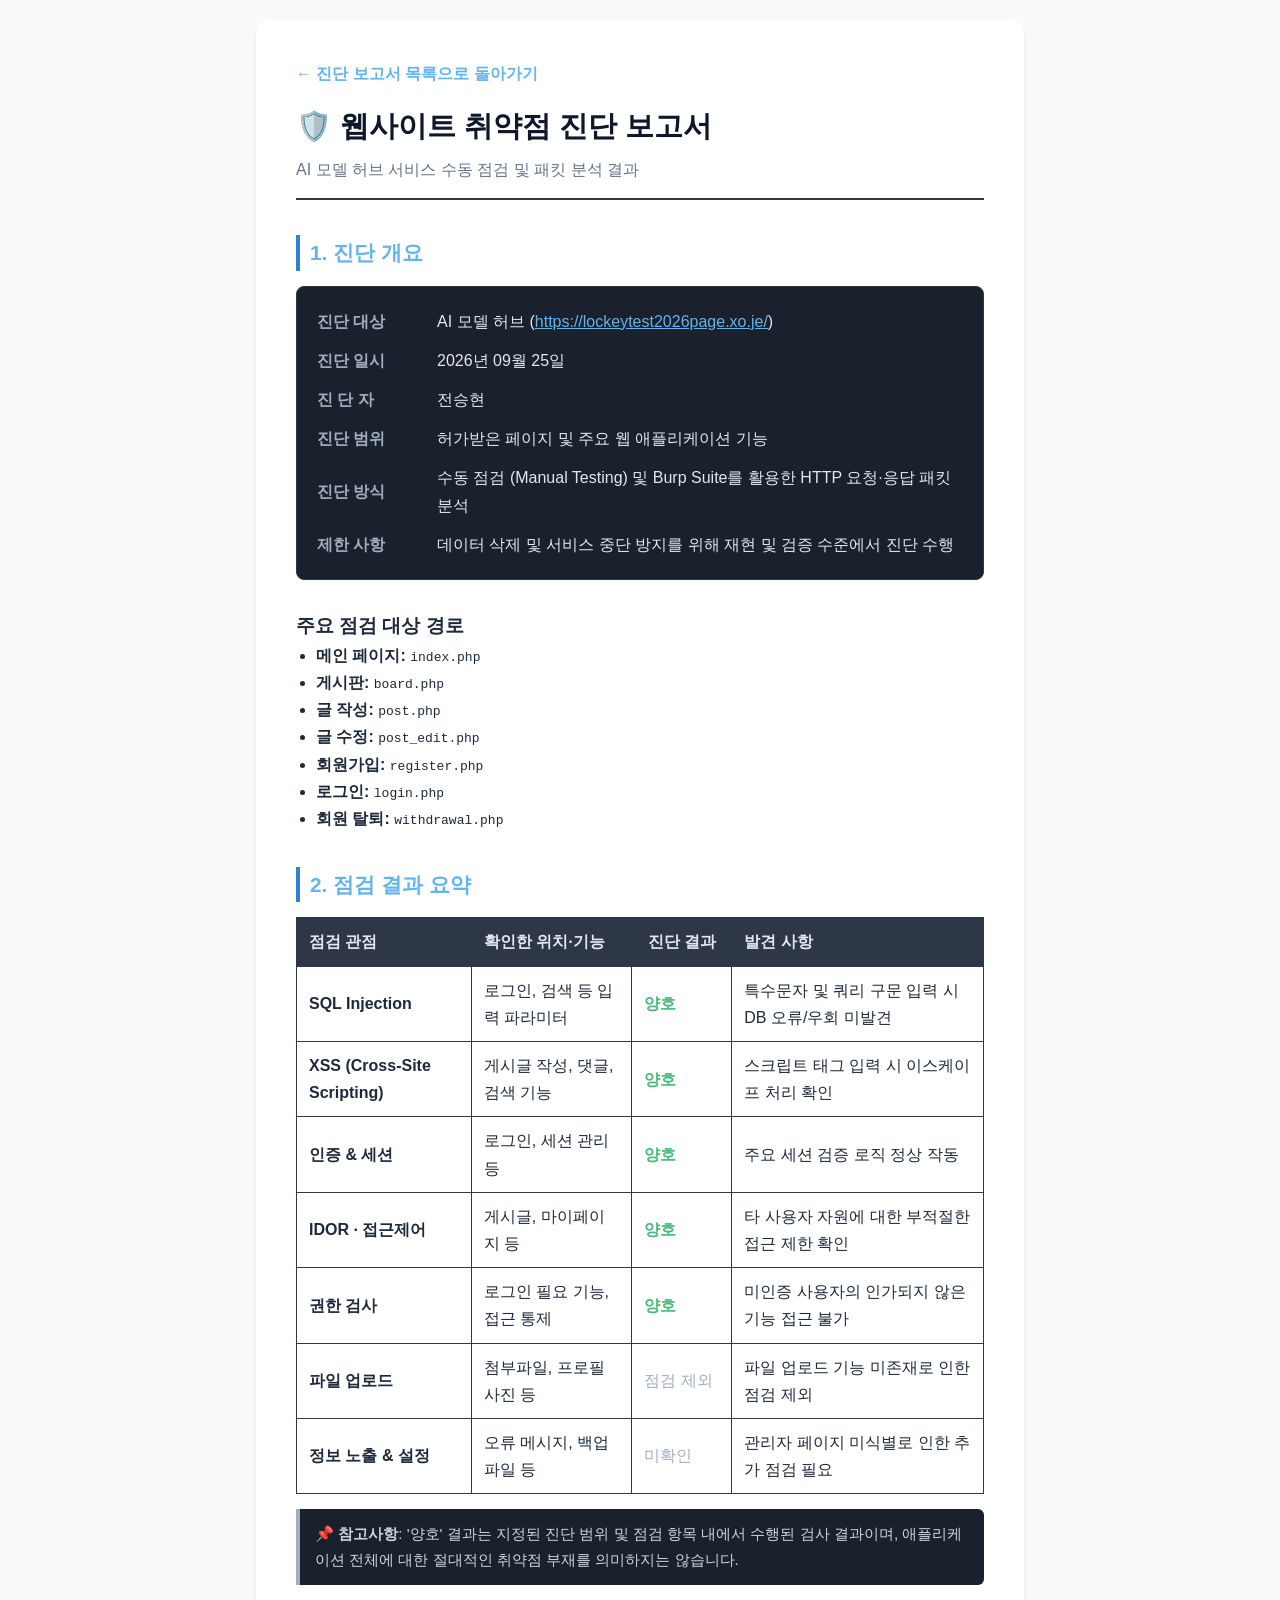
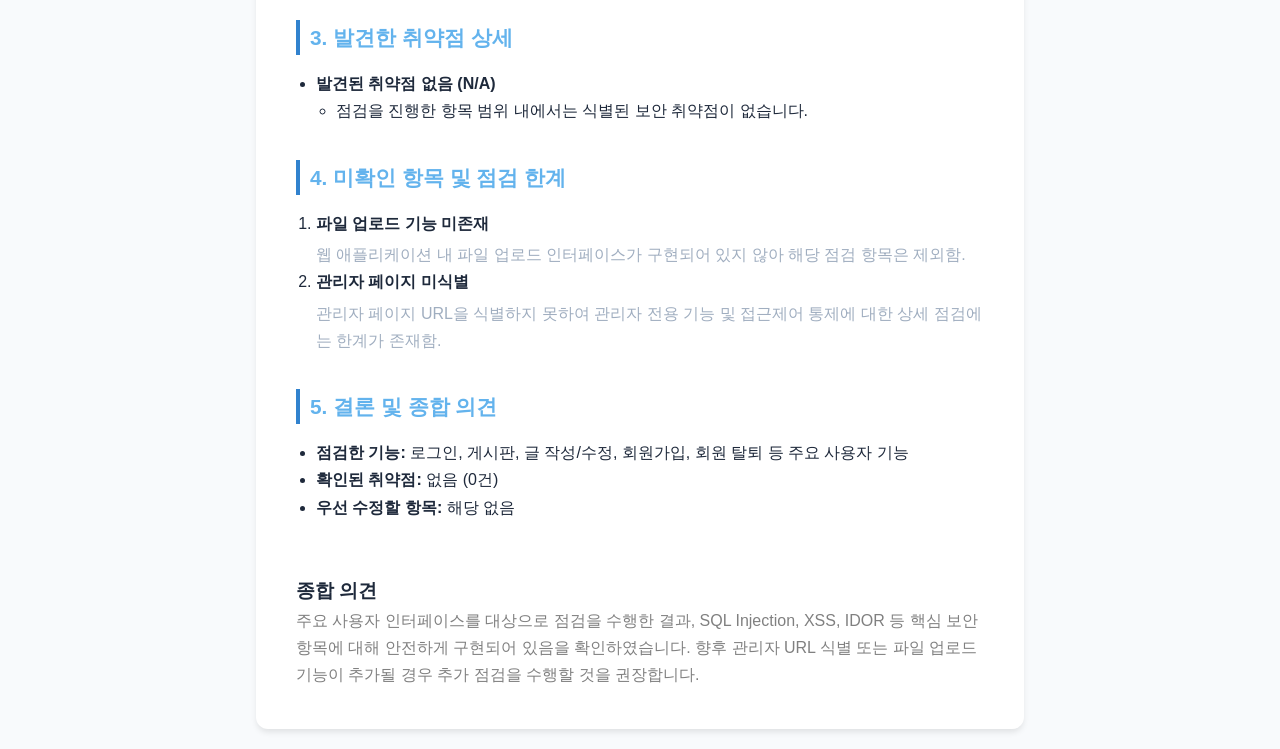
<file: vulnerabilities/report_01.html>
<!DOCTYPE html>
<html lang="ko">
<head>
    <meta charset="UTF-8">
    <meta name="viewport" content="width=device-width, initial-scale=1.0">
    <title>[Report #01] AI 모델 허브 취약점 진단 보고서 - Tech & Security Lab</title>
    <link rel="stylesheet" href="../style.css">
    <style>
        /* 보고서 전용 상세 스타일 */
        .report-header {
            border-bottom: 2px solid #2d3748;
            padding-bottom: 15px;
            margin-bottom: 25px;
        }
        .report-meta {
            background-color: #1a202c;
            border: 1px solid #2d3748;
            border-radius: 8px;
            padding: 15px 20px;
            margin-bottom: 30px;
        }
        .report-meta table {
            width: 100%;
            border-collapse: collapse;
        }
        .report-meta td {
            padding: 6px 0;
            color: #e2e8f0;
        }
        .report-meta td.label {
            font-weight: bold;
            color: #a0aec0;
            width: 120px;
        }
        .section-title {
            color: #63b3ed;
            border-left: 4px solid #3182ce;
            padding-left: 10px;
            margin-top: 35px;
            margin-bottom: 15px;
            font-size: 1.3rem;
        }
        .vuln-table {
            width: 100%;
            border-collapse: collapse;
            margin: 15px 0;
        }
        .vuln-table th, .vuln-table td {
            border: 1px solid #2d3748;
            padding: 10px 12px;
            text-align: left;
        }
        .vuln-table th {
            background-color: #2d3748;
            color: #e2e8f0;
        }
        .status-pass {
            color: #48bb78;
            font-weight: bold;
            text-align: center;
        }
        .status-none {
            color: #a0aec0;
            text-align: center;
        }
        .callout-box {
            background-color: #1a202c;
            border-left: 4px solid #a0aec0;
            padding: 12px 15px;
            margin: 15px 0;
            border-radius: 0 6px 6px 0;
            font-size: 0.95rem;
            color: #cbd5e0;
        }
        ul, ol {
            padding-left: 20px;
            line-height: 1.7;
        }
    </style>
</head>
<body>
    <div class="container">
        <!-- 뒤로가기 버튼 -->
        <div style="margin-bottom: 15px;">
            <a href="../vulnerability-reports.html" style="text-decoration: none; color: #63b3ed; font-weight: bold;">← 진단 보고서 목록으로 돌아가기</a>
        </div>

        <header class="report-header">
            <h1>🛡️ 웹사이트 취약점 진단 보고서</h1>
            <p>AI 모델 허브 서비스 수동 점검 및 패킷 분석 결과</p>
        </header>

        <!-- 1. 진단 개요 -->
        <h2 class="section-title">1. 진단 개요</h2>
        <div class="report-meta">
            <table>
                <tr>
                    <td class="label">진단 대상</td>
                    <td>AI 모델 허브 (<a href="https://lockeytest2026page.xo.je/" target="_blank" style="color: #63b3ed;">https://lockeytest2026page.xo.je/</a>)</td>
                </tr>
                <tr>
                    <td class="label">진단 일시</td>
                    <td>2026년 09월 25일</td>
                </tr>
                <tr>
                    <td class="label">진 단 자</td>
                    <td>전승현</td>
                </tr>
                <tr>
                    <td class="label">진단 범위</td>
                    <td>허가받은 페이지 및 주요 웹 애플리케이션 기능</td>
                </tr>
                <tr>
                    <td class="label">진단 방식</td>
                    <td>수동 점검 (Manual Testing) 및 Burp Suite를 활용한 HTTP 요청·응답 패킷 분석</td>
                </tr>
                <tr>
                    <td class="label">제한 사항</td>
                    <td>데이터 삭제 및 서비스 중단 방지를 위해 재현 및 검증 수준에서 진단 수행</td>
                </tr>
            </table>
        </div>

        <h3>주요 점검 대상 경로</h3>
        <ul>
            <li><strong>메인 페이지:</strong> <code>index.php</code></li>
            <li><strong>게시판:</strong> <code>board.php</code></li>
            <li><strong>글 작성:</strong> <code>post.php</code></li>
            <li><strong>글 수정:</strong> <code>post_edit.php</code></li>
            <li><strong>회원가입:</strong> <code>register.php</code></li>
            <li><strong>로그인:</strong> <code>login.php</code></li>
            <li><strong>회원 탈퇴:</strong> <code>withdrawal.php</code></li>
        </ul>

        <!-- 2. 점검 결과 요약 -->
        <h2 class="section-title">2. 점검 결과 요약</h2>
        <table class="vuln-table">
            <thead>
                <tr>
                    <th>점검 관점</th>
                    <th>확인한 위치·기능</th>
                    <th style="text-align: center; width: 100px;">진단 결과</th>
                    <th>발견 사항</th>
                </tr>
            </thead>
            <tbody>
                <tr>
                    <td><strong>SQL Injection</strong></td>
                    <td>로그인, 검색 등 입력 파라미터</td>
                    <td class="status-pass">양호</td>
                    <td>특수문자 및 쿼리 구문 입력 시 DB 오류/우회 미발견</td>
                </tr>
                <tr>
                    <td><strong>XSS (Cross-Site Scripting)</strong></td>
                    <td>게시글 작성, 댓글, 검색 기능</td>
                    <td class="status-pass">양호</td>
                    <td>스크립트 태그 입력 시 이스케이프 처리 확인</td>
                </tr>
                <tr>
                    <td><strong>인증 & 세션</strong></td>
                    <td>로그인, 세션 관리 등</td>
                    <td class="status-pass">양호</td>
                    <td>주요 세션 검증 로직 정상 작동</td>
                </tr>
                <tr>
                    <td><strong>IDOR · 접근제어</strong></td>
                    <td>게시글, 마이페이지 등</td>
                    <td class="status-pass">양호</td>
                    <td>타 사용자 자원에 대한 부적절한 접근 제한 확인</td>
                </tr>
                <tr>
                    <td><strong>권한 검사</strong></td>
                    <td>로그인 필요 기능, 접근 통제</td>
                    <td class="status-pass">양호</td>
                    <td>미인증 사용자의 인가되지 않은 기능 접근 불가</td>
                </tr>
                <tr>
                    <td><strong>파일 업로드</strong></td>
                    <td>첨부파일, 프로필 사진 등</td>
                    <td class="status-none">점검 제외</td>
                    <td>파일 업로드 기능 미존재로 인한 점검 제외</td>
                </tr>
                <tr>
                    <td><strong>정보 노출 & 설정</strong></td>
                    <td>오류 메시지, 백업 파일 등</td>
                    <td class="status-none">미확인</td>
                    <td>관리자 페이지 미식별로 인한 추가 점검 필요</td>
                </tr>
            </tbody>
        </table>

        <div class="callout-box">
            📌 <strong>참고사항</strong>: '양호' 결과는 지정된 진단 범위 및 점검 항목 내에서 수행된 검사 결과이며, 애플리케이션 전체에 대한 절대적인 취약점 부재를 의미하지는 않습니다.
        </div>

        <!-- 3. 발견한 취약점 상세 -->
        <h2 class="section-title">3. 발견한 취약점 상세</h2>
        <ul>
            <li><strong>발견된 취약점 없음 (N/A)</strong>
                <ul>
                    <li>점검을 진행한 항목 범위 내에서는 식별된 보안 취약점이 없습니다.</li>
                </ul>
            </li>
        </ul>

        <!-- 4. 미확인 항목 및 점검 한계 -->
        <h2 class="section-title">4. 미확인 항목 및 점검 한계</h2>
        <ol>
            <li><strong>파일 업로드 기능 미존재</strong>
                <p style="margin-top: 4px; color: #a0aec0;">웹 애플리케이션 내 파일 업로드 인터페이스가 구현되어 있지 않아 해당 점검 항목은 제외함.</p>
            </li>
            <li><strong>관리자 페이지 미식별</strong>
                <p style="margin-top: 4px; color: #a0aec0;">관리자 페이지 URL을 식별하지 못하여 관리자 전용 기능 및 접근제어 통제에 대한 상세 점검에는 한계가 존재함.</p>
            </li>
        </ol>

        <!-- 5. 결론 및 종합 의견 -->
        <h2 class="section-title">5. 결론 및 종합 의견</h2>
        <ul>
            <li><strong>점검한 기능:</strong> 로그인, 게시판, 글 작성/수정, 회원가입, 회원 탈퇴 등 주요 사용자 기능</li>
            <li><strong>확인된 취약점:</strong> 없음 (0건)</li>
            <li><strong>우선 수정할 항목:</strong> 해당 없음</li>
        </ul>

        <br>
        <br>
        
        <h3>종합 의견</h3>
        <p style="line-height: 1.7; color: #808080;">
            주요 사용자 인터페이스를 대상으로 점검을 수행한 결과, SQL Injection, XSS, IDOR 등 핵심 보안 항목에 대해 안전하게 구현되어 있음을 확인하였습니다. 향후 관리자 URL 식별 또는 파일 업로드 기능이 추가될 경우 추가 점검을 수행할 것을 권장합니다.
        </p>
    </div>
</body>
</html>
</file>
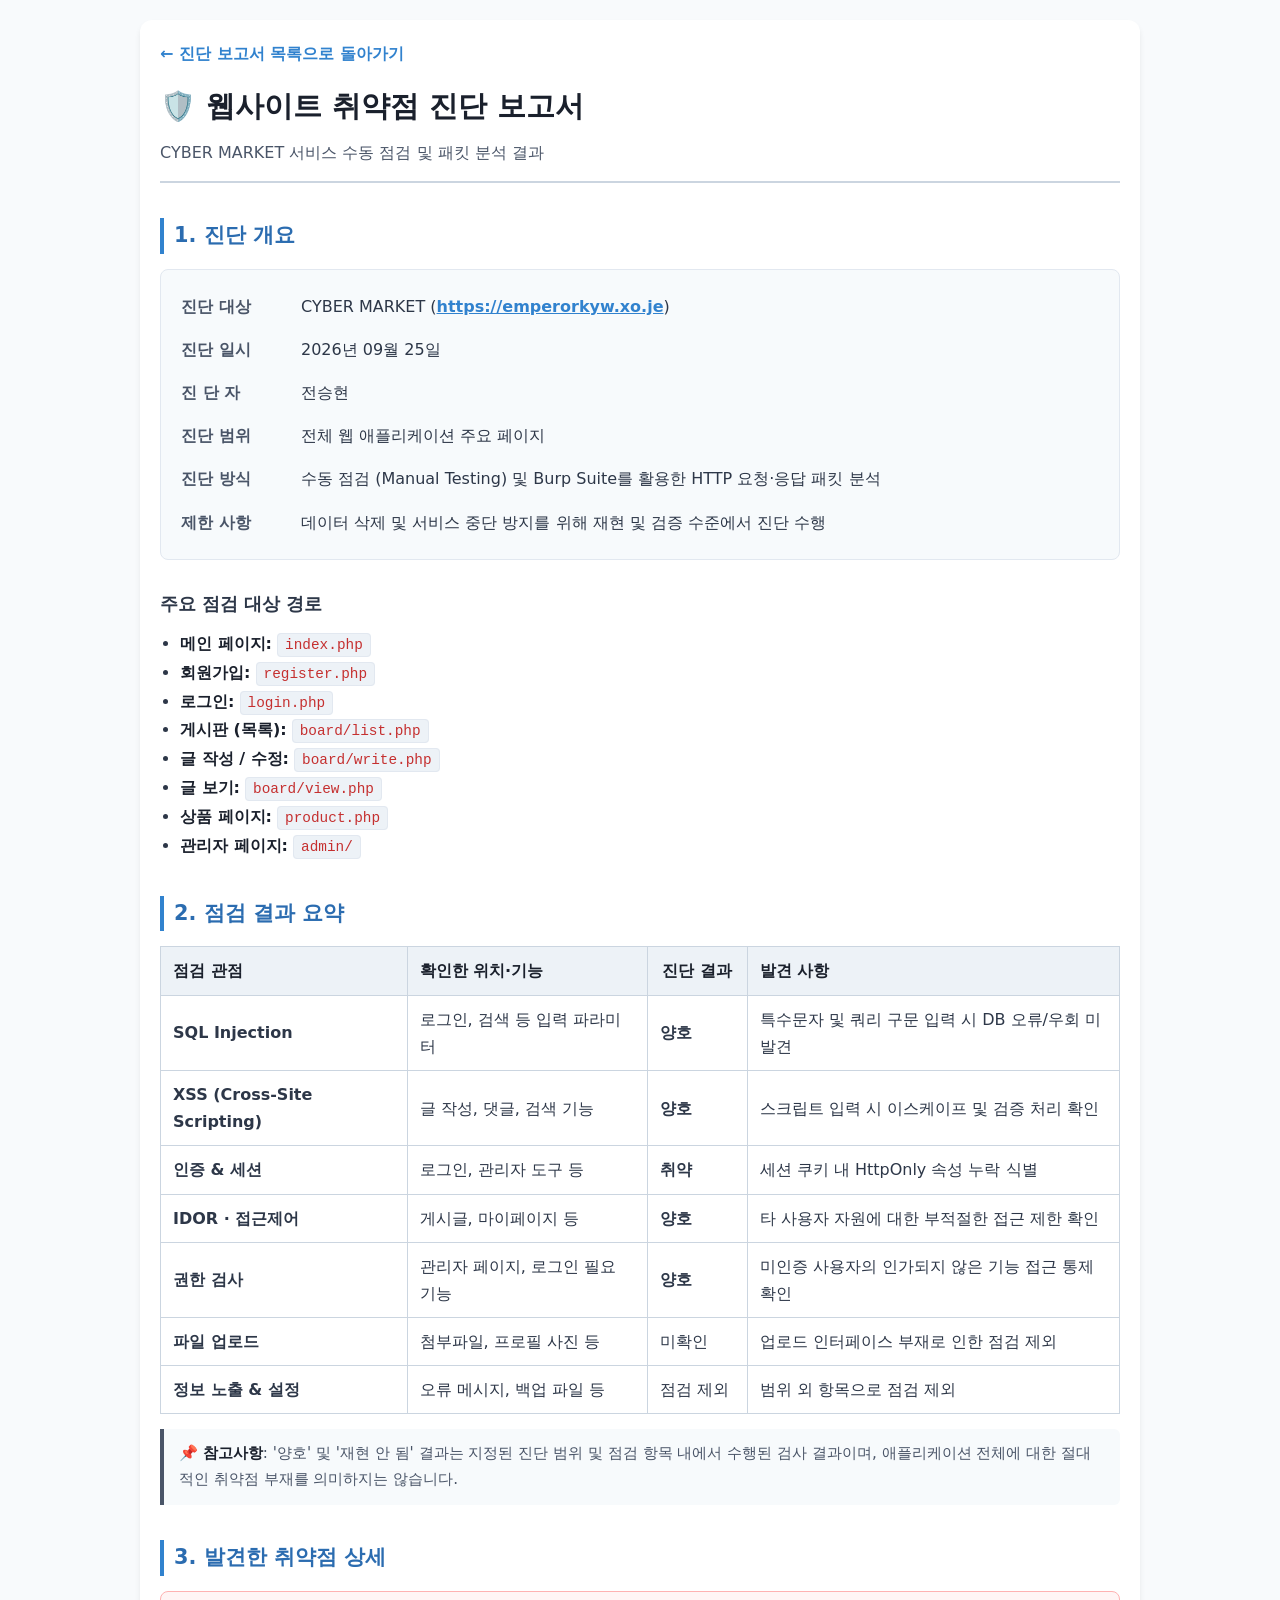
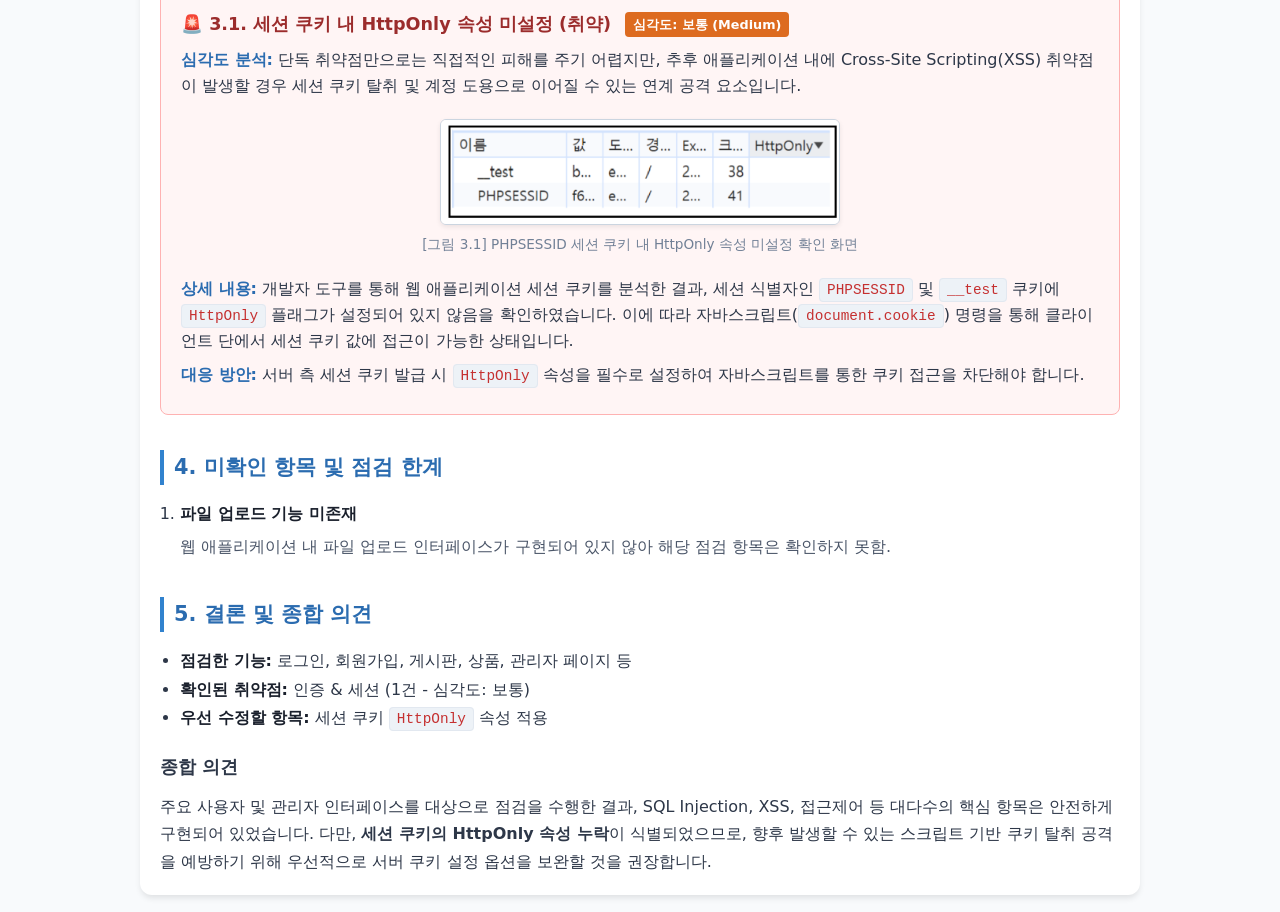
<file: vulnerabilities/report_02.html>
<!DOCTYPE html>
<html lang="ko">
<head>
    <meta charset="UTF-8">
    <meta name="viewport" content="width=device-width, initial-scale=1.0">
    <title>[Report #02] CYBER MARKET 취약점 진단 보고서 - Tech & Security Lab</title>
    <link rel="stylesheet" href="../style.css">
    <style>
        :root {
            --color-text-main: #2d3748;
            --color-text-heading: #1a202c;
            --color-text-sub: #4a5568;
            --color-primary: #3182ce;
            --color-primary-dark: #2b6cb0;
            --color-bg-light: #f7fafc;
            --color-bg-code: #edf2f7;
            --color-border: #cbd5e0;
            --color-border-light: #e2e8f0;
            --color-pass: #2f855a;
            --color-vuln: #c53030;
            --color-vuln-bg: #fff5f5;
            --color-vuln-border: #feb2b2;
            --color-vuln-title: #9b2c2c;
            --color-severity-medium: #dd6b20; /* 위험도 보통(Medium) 주황색 */
        }

        /* 외부 style.css 간섭 방지를 위한 상위 스코프 규정 */
        .report-wrapper {
            color: var(--color-text-main);
            font-family: system-ui, -apple-system, sans-serif;
            max-width: 1000px;
            margin: 0 auto;
            padding: 20px;
        }

        .report-wrapper *, 
        .report-wrapper *::before, 
        .report-wrapper *::after {
            box-sizing: border-box;
        }

        /* 상단 내비게이션 */
        .report-nav {
            margin-bottom: 15px;
        }

        .report-nav a {
            text-decoration: none;
            color: var(--color-primary);
            font-weight: bold;
        }

        .report-nav a:hover {
            text-decoration: underline;
        }

        /* 헤더 */
        .report-header {
            border-bottom: 2px solid var(--color-border);
            padding-bottom: 15px;
            margin-bottom: 25px;
        }

        .report-header h1 {
            color: var(--color-text-heading);
            margin-top: 0;
            margin-bottom: 8px;
        }

        .report-header p {
            color: var(--color-text-sub);
            margin: 0;
        }

        /* 메타 박스 */
        .report-meta {
            background-color: var(--color-bg-light);
            border: 1px solid var(--color-border-light);
            border-radius: 8px;
            padding: 15px 20px;
            margin-bottom: 30px;
        }

        .report-meta table {
            width: 100%;
            border-collapse: collapse;
        }

        .report-meta td {
            padding: 8px 0;
            color: var(--color-text-main);
        }

        .report-meta td.label {
            font-weight: bold;
            color: var(--color-text-sub);
            width: 120px;
        }

        /* 섹션 타이틀 */
        .section-title {
            color: var(--color-primary-dark);
            border-left: 4px solid var(--color-primary);
            padding-left: 10px;
            margin-top: 35px;
            margin-bottom: 15px;
            font-size: 1.3rem;
            font-weight: bold;
        }

        .sub-title {
            color: var(--color-text-main);
            font-size: 1.1rem;
            margin-top: 20px;
            margin-bottom: 10px;
        }

        /* 목록 및 inline code */
        .report-wrapper ul, 
        .report-wrapper ol {
            padding-left: 20px;
            line-height: 1.8;
            color: var(--color-text-main);
        }

        .report-wrapper li strong {
            color: var(--color-text-heading);
        }

        .report-wrapper code {
            background-color: var(--color-bg-code);
            color: var(--color-vuln);
            padding: 3px 7px;
            border-radius: 4px;
            font-family: Consolas, Monaco, monospace;
            font-size: 0.9em;
            border: 1px solid var(--color-border-light);
        }

        /* 점검 결과 테이블 */
        .vuln-table {
            width: 100%;
            border-collapse: collapse;
            margin: 15px 0;
        }

        .vuln-table th, 
        .vuln-table td {
            border: 1px solid var(--color-border);
            padding: 10px 12px;
            text-align: left;
            color: var(--color-text-main);
        }

        .vuln-table th {
            background-color: var(--color-bg-code);
            color: var(--color-text-heading);
            font-weight: bold;
        }

        .status-pass {
            color: var(--color-pass);
            font-weight: bold;
            text-align: center;
        }

        .status-vuln {
            color: var(--color-vuln);
            font-weight: bold;
            text-align: center;
        }

        .status-none {
            color: #718096;
            text-align: center;
        }

        .callout-box {
            background-color: var(--color-bg-light);
            border-left: 4px solid var(--color-text-sub);
            padding: 12px 15px;
            margin: 15px 0;
            border-radius: 0 6px 6px 0;
            font-size: 0.95rem;
            color: var(--color-text-sub);
        }

        .callout-box strong {
            color: var(--color-text-heading);
        }

        /* 취약점 상세 카드 */
        .vuln-detail-card {
            background-color: var(--color-vuln-bg);
            border: 1px solid var(--color-vuln-border);
            border-radius: 8px;
            padding: 18px 20px;
            margin: 15px 0;
            color: var(--color-text-main);
        }

        .vuln-detail-card h3 {
            margin-top: 0;
            color: var(--color-vuln-title);
            font-size: 1.1rem;
        }

        .severity-badge {
            display: inline-block;
            background-color: var(--color-severity-medium);
            color: #ffffff;
            font-size: 0.8rem;
            font-weight: bold;
            padding: 2px 8px;
            border-radius: 4px;
            margin-left: 8px;
            vertical-align: middle;
        }

        .vuln-proof-img {
            max-width: 450px; /* 원하는 최대 너비로 제한 (필요시 400px~500px 조정) */
            width: auto;      /* 원본 비율 유지하면서 억지로 늘어나지 않게 설정 */
            height: auto;
            border: 1px solid #cbd5e0;
            border-radius: 6px;
            margin: 10px auto;
            display: block;   /* 가운데 정렬 */
            box-shadow: 0 2px 5px rgba(0,0,0,0.08);
        }
        }

        .vuln-proof-img img {
            max-width: 100%;
            height: auto;
            border: 1px solid var(--color-border);
            border-radius: 6px;
            box-shadow: 0 2px 5px rgba(0,0,0,0.05);
        }

        .vuln-proof-img figcaption {
            font-size: 0.85rem;
            color: var(--color-text-sub);
            margin-top: 6px;
        }

        .vuln-detail-card p {
            color: var(--color-text-main);
            line-height: 1.6;
            margin: 8px 0;
        }

        .vuln-detail-card strong {
            color: var(--color-primary-dark);
        }

        .description-text {
            line-height: 1.7;
            color: var(--color-text-main);
        }
    </style>
</head>
<body>
    <main class="container report-wrapper">
        <!-- 뒤로가기 버튼 -->
        <nav class="report-nav" aria-label="이전 페이지 이동">
            <a href="../vulnerability-reports.html">← 진단 보고서 목록으로 돌아가기</a>
        </nav>

        <header class="report-header">
            <h1>🛡️ 웹사이트 취약점 진단 보고서</h1>
            <p>CYBER MARKET 서비스 수동 점검 및 패킷 분석 결과</p>
        </header>

        <!-- 1. 진단 개요 -->
        <section>
            <h2 class="section-title">1. 진단 개요</h2>
            <div class="report-meta">
                <table>
                    <tbody>
                        <tr>
                            <td class="label">진단 대상</td>
                            <td>CYBER MARKET (<a href="https://emperorkyw.xo.je" target="_blank" rel="noopener noreferrer" style="color: var(--color-primary); font-weight: bold;">https://emperorkyw.xo.je</a>)</td>
                        </tr>
                        <tr>
                            <td class="label">진단 일시</td>
                            <td>2026년 09월 25일</td>
                        </tr>
                        <tr>
                            <td class="label">진 단 자</td>
                            <td>전승현</td>
                        </tr>
                        <tr>
                            <td class="label">진단 범위</td>
                            <td>전체 웹 애플리케이션 주요 페이지</td>
                        </tr>
                        <tr>
                            <td class="label">진단 방식</td>
                            <td>수동 점검 (Manual Testing) 및 Burp Suite를 활용한 HTTP 요청·응답 패킷 분석</td>
                        </tr>
                        <tr>
                            <td class="label">제한 사항</td>
                            <td>데이터 삭제 및 서비스 중단 방지를 위해 재현 및 검증 수준에서 진단 수행</td>
                        </tr>
                    </tbody>
                </table>
            </div>

            <h3 class="sub-title">주요 점검 대상 경로</h3>
            <ul>
                <li><strong>메인 페이지:</strong> <code>index.php</code></li>
                <li><strong>회원가입:</strong> <code>register.php</code></li>
                <li><strong>로그인:</strong> <code>login.php</code></li>
                <li><strong>게시판 (목록):</strong> <code>board/list.php</code></li>
                <li><strong>글 작성 / 수정:</strong> <code>board/write.php</code></li>
                <li><strong>글 보기:</strong> <code>board/view.php</code></li>
                <li><strong>상품 페이지:</strong> <code>product.php</code></li>
                <li><strong>관리자 페이지:</strong> <code>admin/</code></li>
            </ul>
        </section>

        <!-- 2. 점검 결과 요약 -->
        <section>
            <h2 class="section-title">2. 점검 결과 요약</h2>
            <table class="vuln-table">
                <thead>
                    <tr>
                        <th scope="col">점검 관점</th>
                        <th scope="col">확인한 위치·기능</th>
                        <th scope="col" style="text-align: center; width: 100px;">진단 결과</th>
                        <th scope="col">발견 사항</th>
                    </tr>
                </thead>
                <tbody>
                    <tr>
                        <td><strong>SQL Injection</strong></td>
                        <td>로그인, 검색 등 입력 파라미터</td>
                        <td class="status-pass">양호</td>
                        <td>특수문자 및 쿼리 구문 입력 시 DB 오류/우회 미발견</td>
                    </tr>
                    <tr>
                        <td><strong>XSS (Cross-Site Scripting)</strong></td>
                        <td>글 작성, 댓글, 검색 기능</td>
                        <td class="status-pass">양호</td>
                        <td>스크립트 입력 시 이스케이프 및 검증 처리 확인</td>
                    </tr>
                    <tr>
                        <td><strong>인증 & 세션</strong></td>
                        <td>로그인, 관리자 도구 등</td>
                        <td class="status-vuln">취약</td>
                        <td>세션 쿠키 내 HttpOnly 속성 누락 식별</td>
                    </tr>
                    <tr>
                        <td><strong>IDOR · 접근제어</strong></td>
                        <td>게시글, 마이페이지 등</td>
                        <td class="status-pass">양호</td>
                        <td>타 사용자 자원에 대한 부적절한 접근 제한 확인</td>
                    </tr>
                    <tr>
                        <td><strong>권한 검사</strong></td>
                        <td>관리자 페이지, 로그인 필요 기능</td>
                        <td class="status-pass">양호</td>
                        <td>미인증 사용자의 인가되지 않은 기능 접근 통제 확인</td>
                    </tr>
                    <tr>
                        <td><strong>파일 업로드</strong></td>
                        <td>첨부파일, 프로필 사진 등</td>
                        <td class="status-none">미확인</td>
                        <td>업로드 인터페이스 부재로 인한 점검 제외</td>
                    </tr>
                    <tr>
                        <td><strong>정보 노출 & 설정</strong></td>
                        <td>오류 메시지, 백업 파일 등</td>
                        <td class="status-none">점검 제외</td>
                        <td>범위 외 항목으로 점검 제외</td>
                    </tr>
                </tbody>
            </table>

            <div class="callout-box">
                📌 <strong>참고사항</strong>: '양호' 및 '재현 안 됨' 결과는 지정된 진단 범위 및 점검 항목 내에서 수행된 검사 결과이며, 애플리케이션 전체에 대한 절대적인 취약점 부재를 의미하지는 않습니다.
            </div>
        </section>

         <!-- 3. 발견한 취약점 상세 -->
    <section>
        <h2 class="section-title">3. 발견한 취약점 상세</h2>
        <article class="vuln-detail-card">
            <h3>
                🚨 3.1. 세션 쿠키 내 HttpOnly 속성 미설정 (취약)
                <span class="severity-badge">심각도: 보통 (Medium)</span>
            </h3>
            
            <p><strong>심각도 분석:</strong> 단독 취약점만으로는 직접적인 피해를 주기 어렵지만, 추후 애플리케이션 내에 Cross-Site Scripting(XSS) 취약점이 발생할 경우 세션 쿠키 탈취 및 계정 도용으로 이어질 수 있는 연계 공격 요소입니다.</p>
    
            <!-- 이미지 영역 (크기 제어 및 중앙 정렬 적용) -->
            <figure style="text-align: center; margin: 20px 0;">
                <img src="images/report02_cookie.png" 
                     alt="개발자 도구에서 PHPSESSID 쿠키의 HttpOnly 속성이 비어있는 증빙 화면" 
                     style="max-width: 400px; width: auto; height: auto; border: 1px solid #cbd5e0; border-radius: 6px; display: block; margin: 0 auto; box-shadow: 0 2px 5px rgba(0,0,0,0.08);">   
                <figcaption style="font-size: 0.85rem; color: #718096 !important; margin-top: 8px;">[그림 3.1] PHPSESSID 세션 쿠키 내 HttpOnly 속성 미설정 확인 화면</figcaption>
            </figure>
    
            <p><strong>상세 내용:</strong> 개발자 도구를 통해 웹 애플리케이션 세션 쿠키를 분석한 결과, 세션 식별자인 <code>PHPSESSID</code> 및 <code>__test</code> 쿠키에 <code>HttpOnly</code> 플래그가 설정되어 있지 않음을 확인하였습니다. 이에 따라 자바스크립트(<code>document.cookie</code>) 명령을 통해 클라이언트 단에서 세션 쿠키 값에 접근이 가능한 상태입니다.</p>
            <p><strong>대응 방안:</strong> 서버 측 세션 쿠키 발급 시 <code>HttpOnly</code> 속성을 필수로 설정하여 자바스크립트를 통한 쿠키 접근을 차단해야 합니다.</p>
        </article>
    </section>

        <!-- 4. 미확인 항목 및 점검 한계 -->
        <section>
            <h2 class="section-title">4. 미확인 항목 및 점검 한계</h2>
            <ol>
                <li>
                    <strong>파일 업로드 기능 미존재</strong>
                    <p style="margin-top: 4px; color: var(--color-text-sub);">웹 애플리케이션 내 파일 업로드 인터페이스가 구현되어 있지 않아 해당 점검 항목은 확인하지 못함.</p>
                </li>
            </ol>
        </section>

        <!-- 5. 결론 및 종합 의견 -->
        <section>
            <h2 class="section-title">5. 결론 및 종합 의견</h2>
            <ul>
                <li><strong>점검한 기능:</strong> 로그인, 회원가입, 게시판, 상품, 관리자 페이지 등</li>
                <li><strong>확인된 취약점:</strong> 인증 & 세션 (1건 - 심각도: 보통)</li>
                <li><strong>우선 수정할 항목:</strong> 세션 쿠키 <code>HttpOnly</code> 속성 적용</li>
            </ul>

            <h3 class="sub-title">종합 의견</h3>
            <p class="description-text">
                주요 사용자 및 관리자 인터페이스를 대상으로 점검을 수행한 결과, SQL Injection, XSS, 접근제어 등 대다수의 핵심 항목은 안전하게 구현되어 있었습니다. 다만, <strong>세션 쿠키의 HttpOnly 속성 누락</strong>이 식별되었으므로, 향후 발생할 수 있는 스크립트 기반 쿠키 탈취 공격을 예방하기 위해 우선적으로 서버 쿠키 설정 옵션을 보완할 것을 권장합니다.
            </p>
        </section>
    </main>
</body>
</html>
</file>
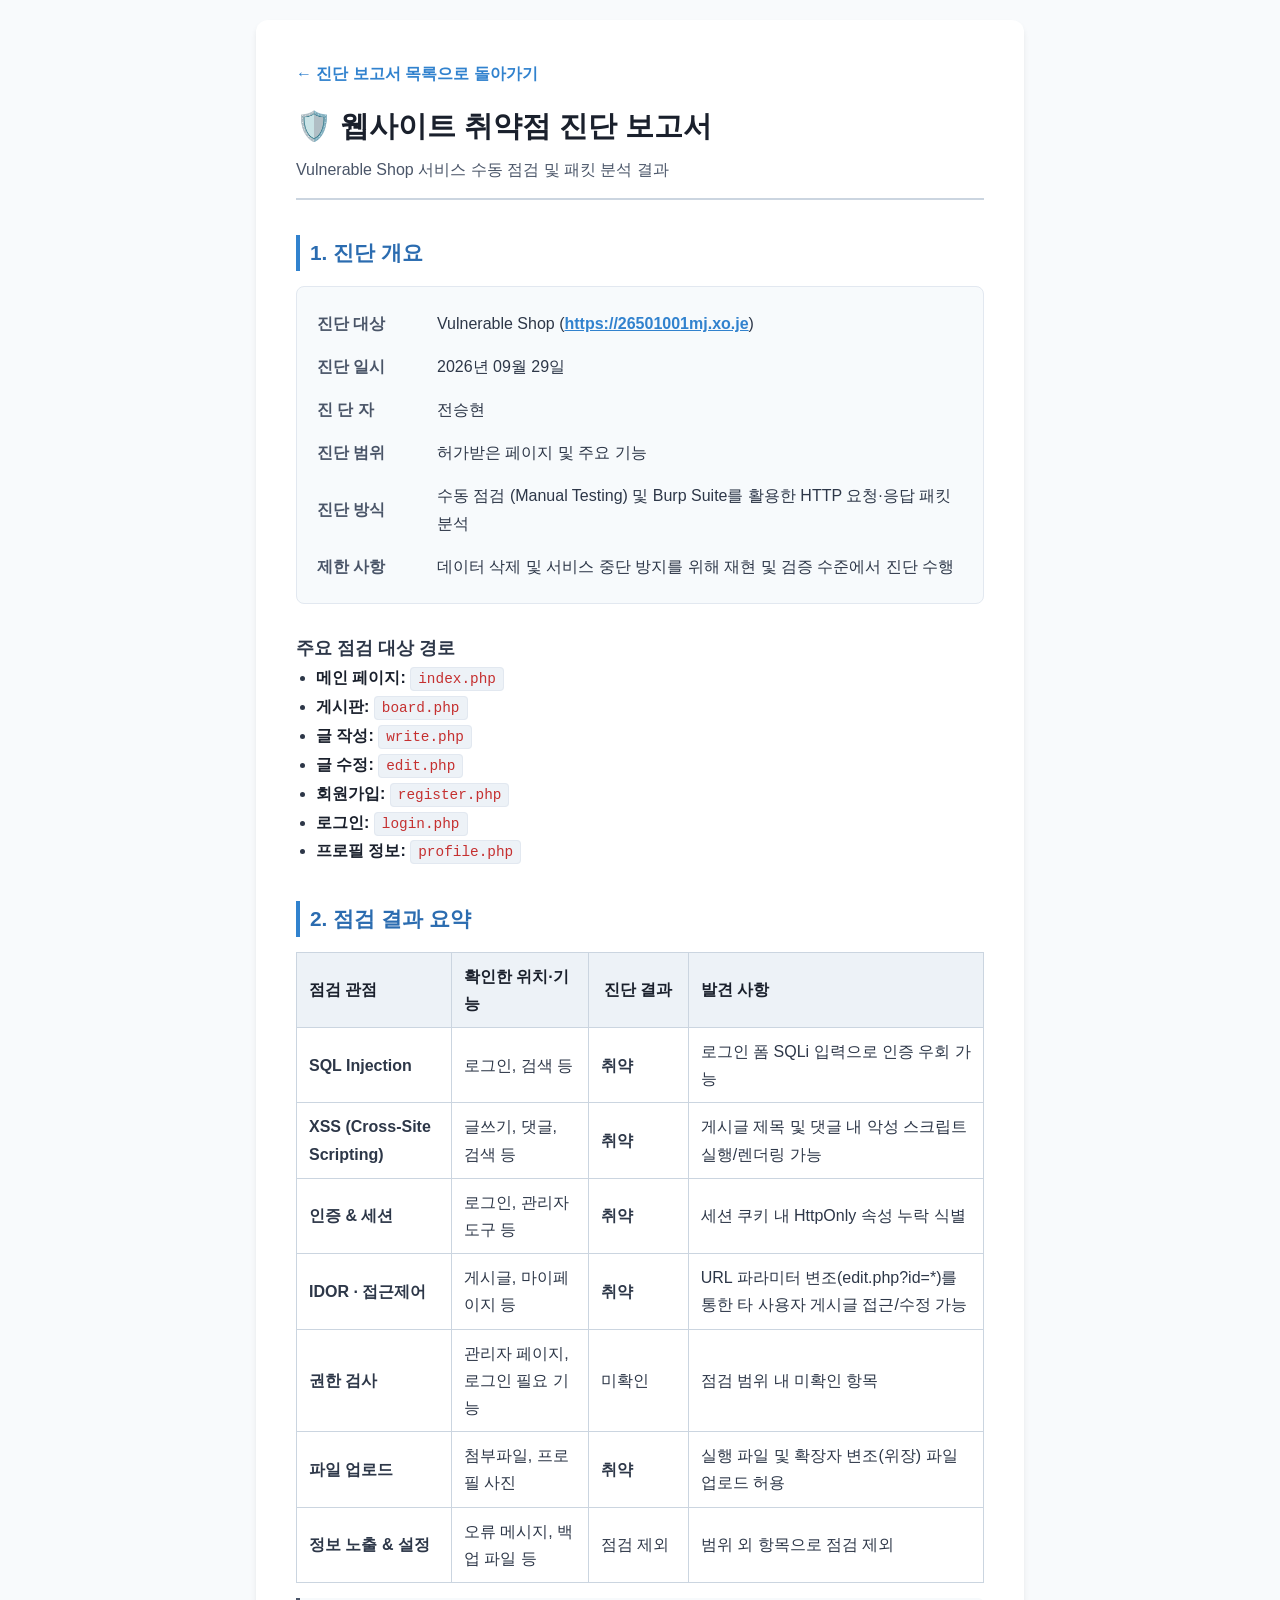
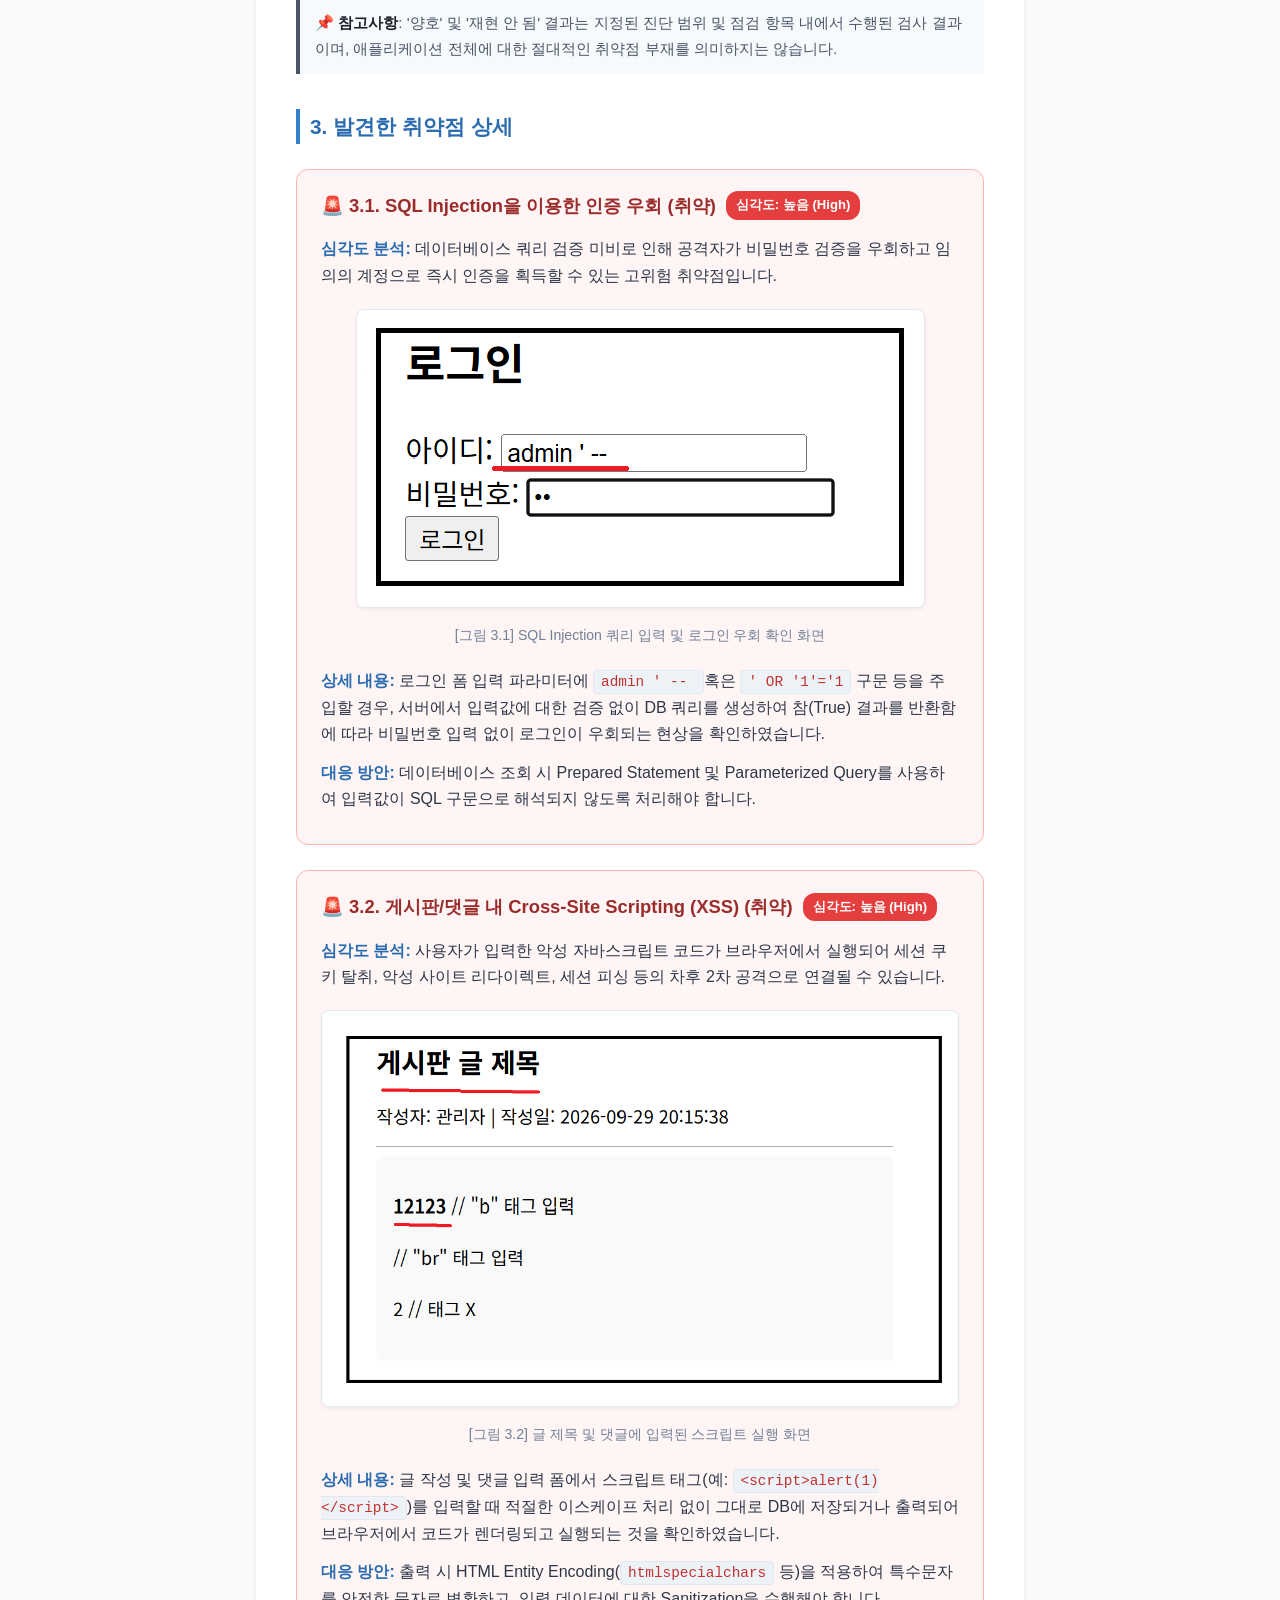
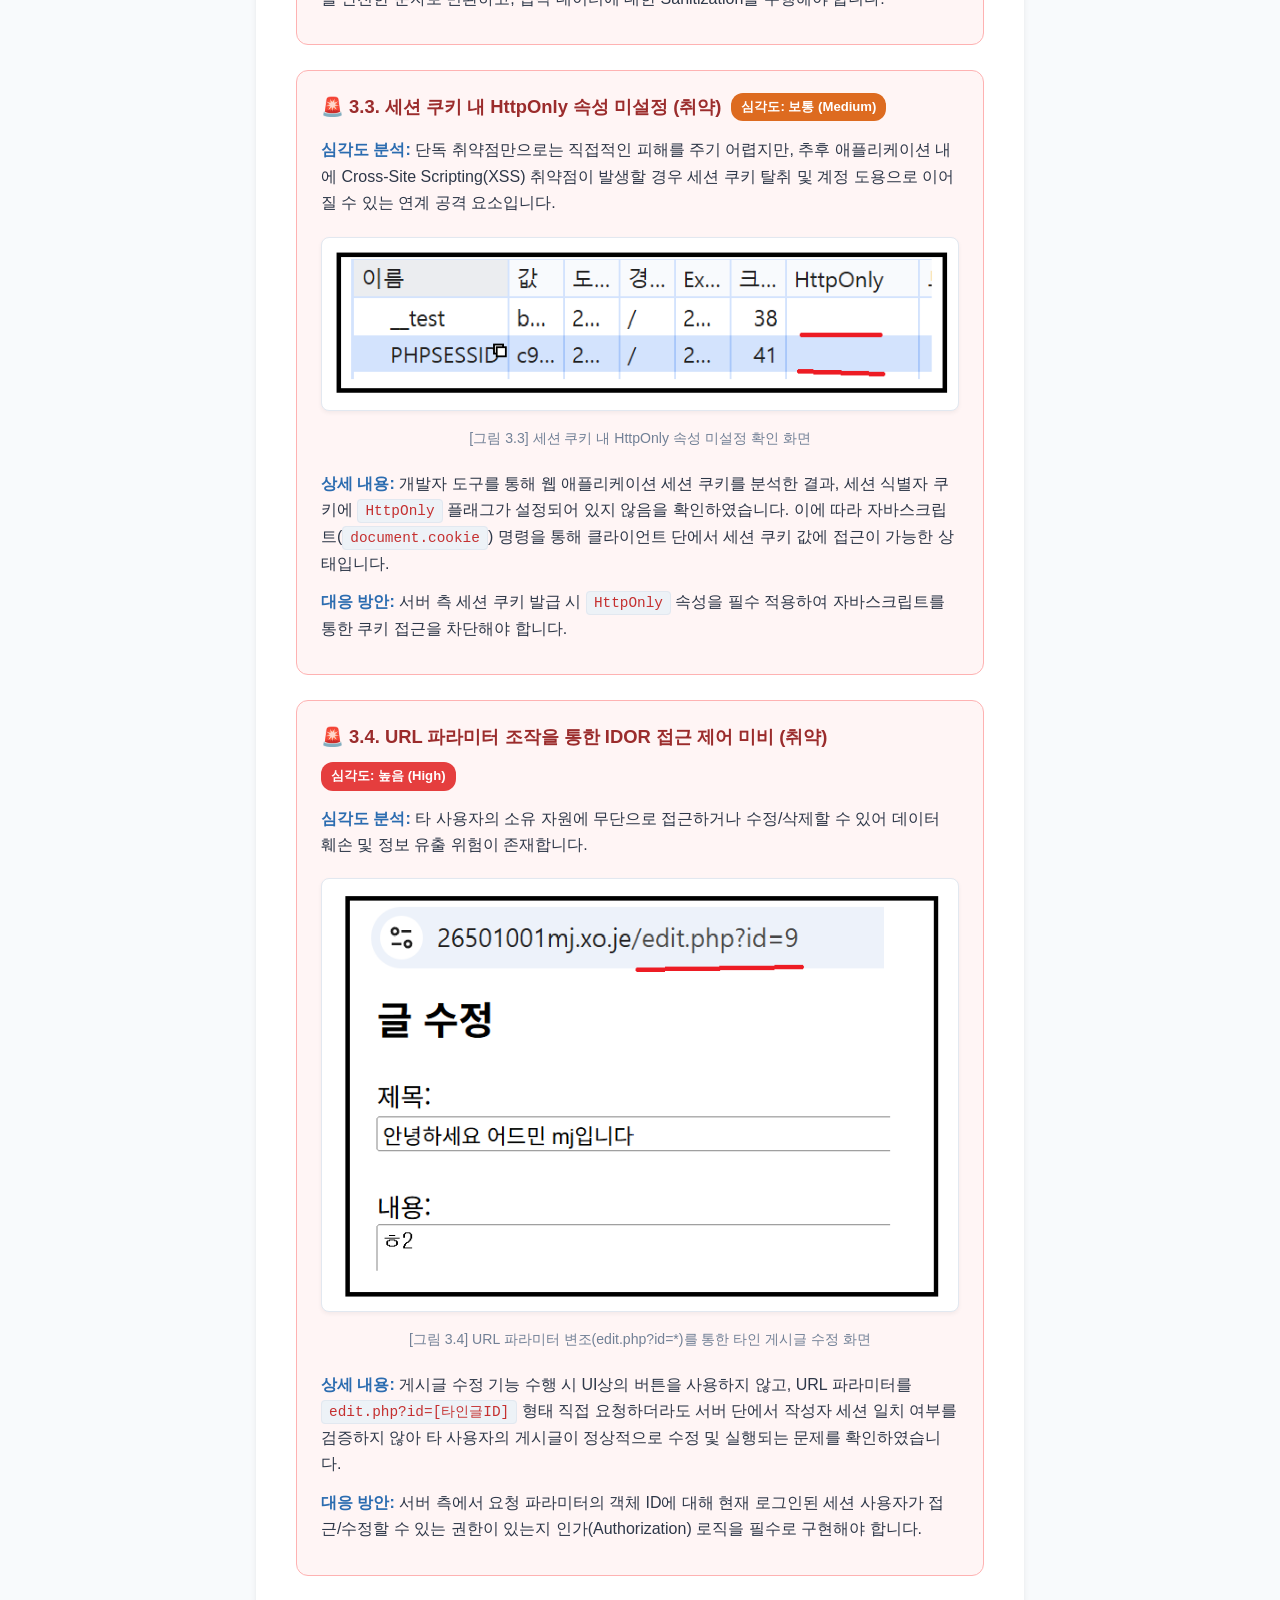
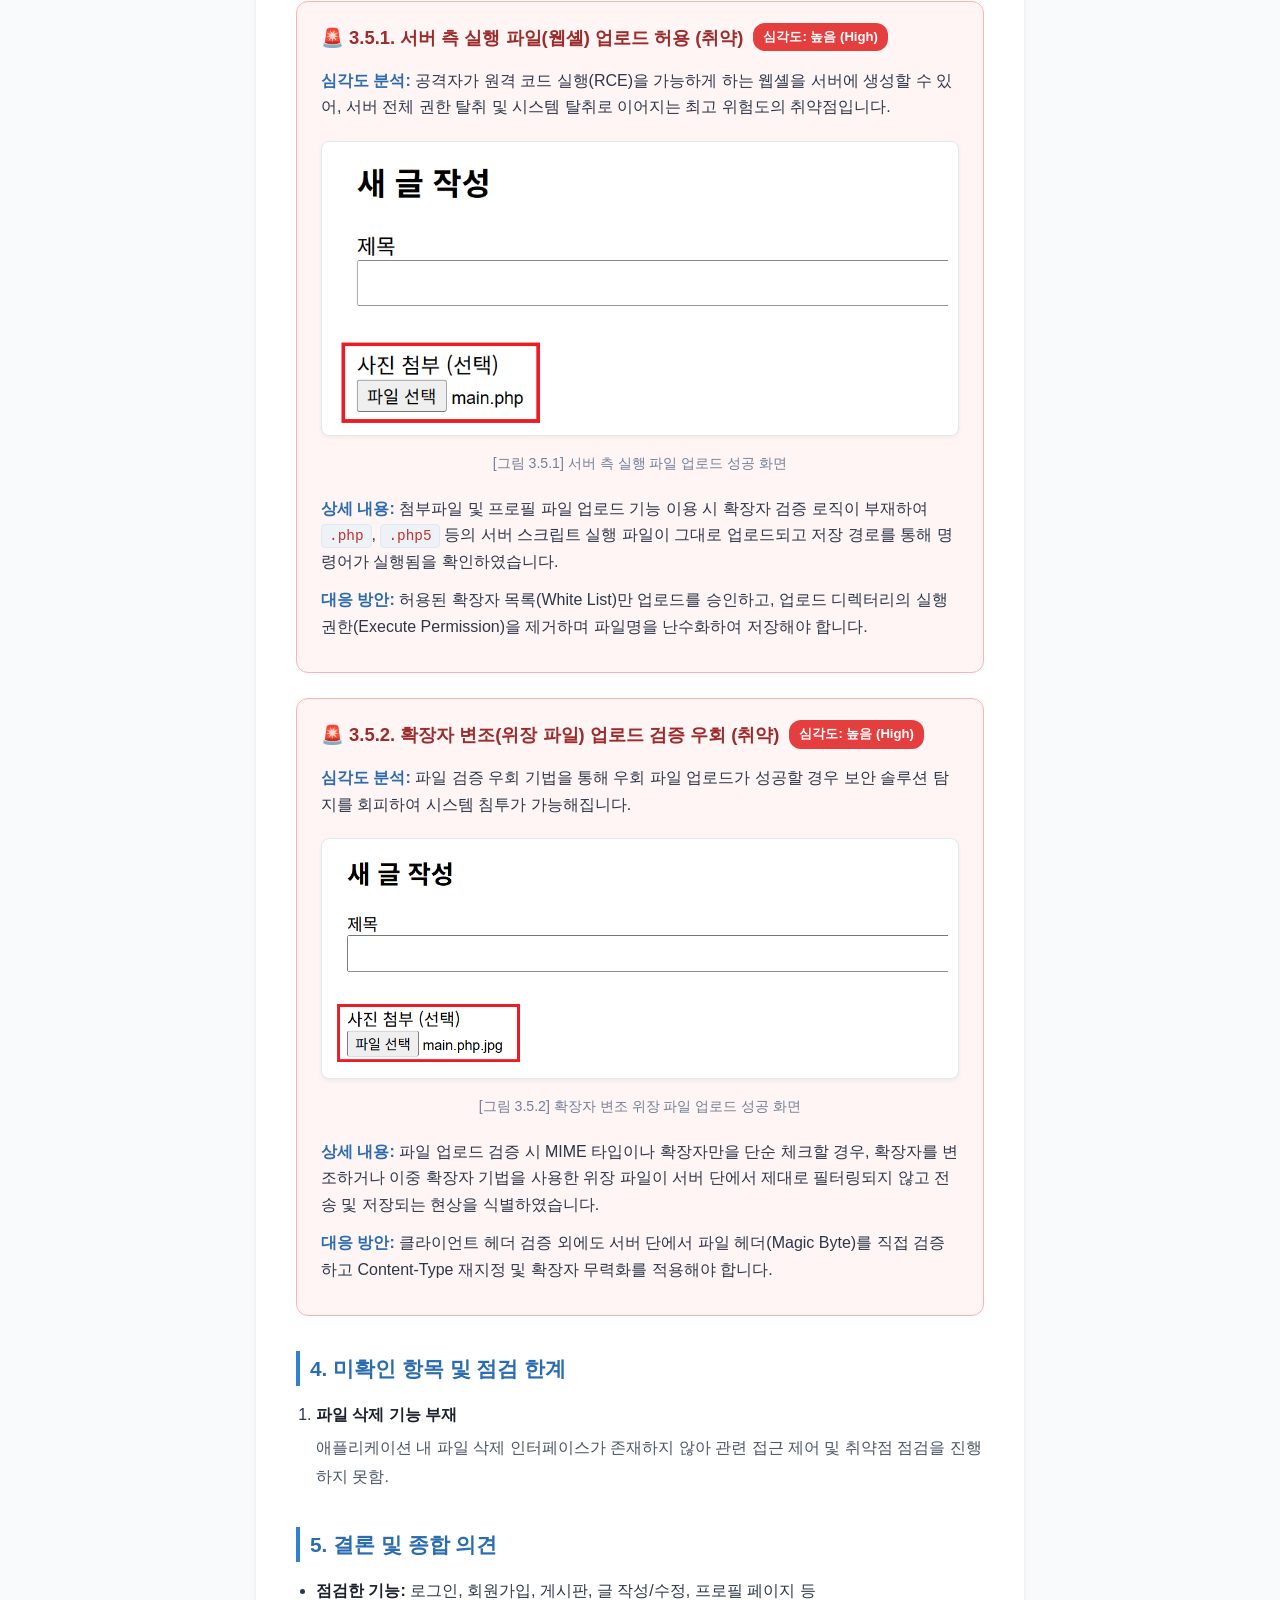
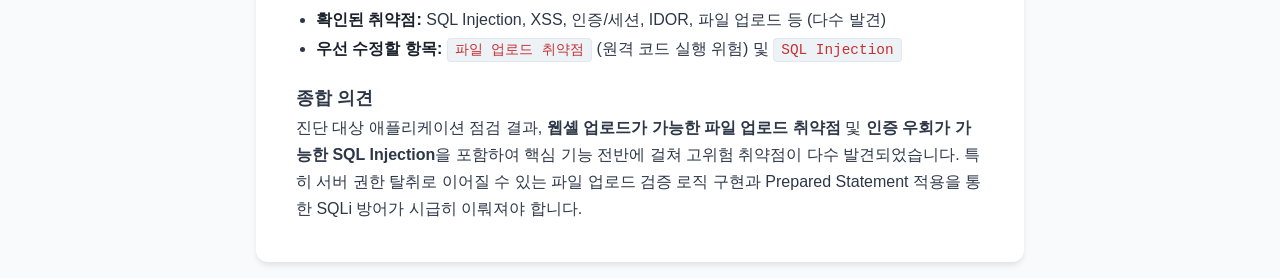
<file: vulnerabilities/report_03.html>
<!DOCTYPE html>
<html lang="ko">
<head>
    <meta charset="UTF-8">
    <meta name="viewport" content="width=device-width, initial-scale=1.0">
    <title>[Report #03] Vulnerable Shop 취약점 진단 보고서 - Tech & Security Lab</title>
    <link rel="stylesheet" href="../style.css">
    <style>
        /* 외부 style.css의 색상 간섭을 완전히 차단하기 위한 강제 스타일 override */
        body, div, p, li, td, th, span {
            color: #2d3748;
        }

        .report-header {
            border-bottom: 2px solid #cbd5e0;
            padding-bottom: 15px;
            margin-bottom: 25px;
        }

        .report-header h1 {
            color: #1a202c !important;
        }

        .report-header p {
            color: #4a5568 !important;
        }

        /* 1. 진단 개요 메타 박스 */
        .report-meta {
            background-color: #f7fafc !important;
            border: 1px solid #e2e8f0 !important;
            border-radius: 8px;
            padding: 15px 20px;
            margin-bottom: 30px;
        }

        .report-meta table {
            width: 100%;
            border-collapse: collapse;
        }

        .report-meta td {
            padding: 8px 0;
            color: #2d3748 !important;
        }

        .report-meta td.label {
            font-weight: bold;
            color: #4a5568 !important;
            width: 120px;
        }

        /* 섹션 타이틀 */
        .section-title {
            color: #2b6cb0 !important;
            border-left: 4px solid #3182ce;
            padding-left: 10px;
            margin-top: 35px;
            margin-bottom: 15px;
            font-size: 1.3rem;
            font-weight: bold;
        }

        /* 목록 및 inline code 가독성 수정 */
        ul, ol {
            padding-left: 20px;
            line-height: 1.8;
            color: #2d3748 !important;
        }

        ul li, ol li {
            color: #2d3748 !important;
        }

        ul li strong, ol li strong {
            color: #1a202c !important;
        }

        code {
            background-color: #edf2f7 !important;
            color: #c53030 !important;
            padding: 3px 7px;
            border-radius: 4px;
            font-family: Consolas, Monaco, monospace;
            font-size: 0.9em;
            border: 1px solid #e2e8f0;
        }

        /* 2. 점검 결과 테이블 */
        .vuln-table {
            width: 100%;
            border-collapse: collapse;
            margin: 15px 0;
        }

        .vuln-table th, .vuln-table td {
            border: 1px solid #cbd5e0 !important;
            padding: 10px 12px;
            text-align: left;
            color: #2d3748 !important;
        }

        .vuln-table th {
            background-color: #edf2f7 !important;
            color: #1a202c !important;
            font-weight: bold;
        }

        .status-pass {
            color: #2f855a !important;
            font-weight: bold;
            text-align: center;
        }

        .status-vuln {
            color: #c53030 !important;
            font-weight: bold;
            text-align: center;
        }

        .status-none {
            color: #718096 !important;
            text-align: center;
        }

        .callout-box {
            background-color: #f7fafc !important;
            border-left: 4px solid #4a5568 !important;
            padding: 12px 15px;
            margin: 15px 0;
            border-radius: 0 6px 6px 0;
            font-size: 0.95rem;
            color: #4a5568 !important;
        }

        .callout-box strong {
            color: #1a202c !important;
        }

        /* 3. 취약점 상세 카드 스타일 (이미지 양식 반영) */
        .vuln-detail-card {
            background-color: #fff5f5 !important;
            border: 1px solid #feb2b2 !important;
            border-radius: 12px;
            padding: 20px 24px;
            margin: 25px 0;
            color: #2d3748 !important;
        }

        .vuln-header-container {
            display: flex;
            align-items: center;
            flex-wrap: wrap;
            gap: 10px;
            margin-bottom: 15px;
        }

        .vuln-header-container h3 {
            margin: 0;
            color: #9b2c2c !important;
            font-size: 1.15rem;
        }

        /* 심각도 배지 */
        .badge-severity {
            display: inline-block;
            padding: 3px 10px;
            border-radius: 12px;
            font-size: 0.82rem;
            font-weight: bold;
            color: #ffffff !important;
        }
        .badge-high { background-color: #e53e3e; }
        .badge-medium { background-color: #dd6b20; }
        .badge-low { background-color: #319795; }

        .vuln-detail-card p {
            color: #2d3748 !important;
            line-height: 1.65;
            margin: 12px 0;
        }

        .vuln-detail-card p strong.label-blue {
            color: #2b6cb0 !important;
        }

        /* 이미지 및 캡션 영역 */
        .img-container {
            text-align: center;
            margin: 20px 0;
        }

        .img-box {
            display: inline-block;
            max-width: 100%;
            background-color: #ffffff;
            border: 1px solid #e2e8f0;
            border-radius: 8px;
            padding: 10px;
            box-shadow: 0 2px 4px rgba(0, 0, 0, 0.05);
        }

        .img-box img {
            max-width: 100%;
            height: auto;
            border-radius: 4px;
            display: block;
        }

        .img-caption {
            font-size: 0.88rem;
            color: #718096 !important;
            margin-top: 8px;
            text-align: center;
        }
    </style>
</head>
<body>
    <div class="container">
        <!-- 뒤로가기 버튼 -->
        <div style="margin-bottom: 15px;">
            <a href="../vulnerability-reports.html" style="text-decoration: none; color: #3182ce; font-weight: bold;">← 진단 보고서 목록으로 돌아가기</a>
        </div>

        <header class="report-header">
            <h1>🛡️ 웹사이트 취약점 진단 보고서</h1>
            <p>Vulnerable Shop 서비스 수동 점검 및 패킷 분석 결과</p>
        </header>

        <!-- 1. 진단 개요 -->
        <h2 class="section-title">1. 진단 개요</h2>
        <div class="report-meta">
            <table>
                <tr>
                    <td class="label">진단 대상</td>
                    <td>Vulnerable Shop (<a href="https://26501001mj.xo.je" target="_blank" style="color: #3182ce; font-weight: bold;">https://26501001mj.xo.je</a>)</td>
                </tr>
                <tr>
                    <td class="label">진단 일시</td>
                    <td>2026년 09월 29일</td>
                </tr>
                <tr>
                    <td class="label">진 단 자</td>
                    <td>전승현</td>
                </tr>
                <tr>
                    <td class="label">진단 범위</td>
                    <td>허가받은 페이지 및 주요 기능</td>
                </tr>
                <tr>
                    <td class="label">진단 방식</td>
                    <td>수동 점검 (Manual Testing) 및 Burp Suite를 활용한 HTTP 요청·응답 패킷 분석</td>
                </tr>
                <tr>
                    <td class="label">제한 사항</td>
                    <td>데이터 삭제 및 서비스 중단 방지를 위해 재현 및 검증 수준에서 진단 수행</td>
                </tr>
            </table>
        </div>

        <h3 style="color: #2d3748; font-size: 1.1rem; margin-top: 20px;">주요 점검 대상 경로</h3>
        <ul>
            <li><strong>메인 페이지:</strong> <code>index.php</code></li>
            <li><strong>게시판:</strong> <code>board.php</code></li>
            <li><strong>글 작성:</strong> <code>write.php</code></li>
            <li><strong>글 수정:</strong> <code>edit.php</code></li>
            <li><strong>회원가입:</strong> <code>register.php</code></li>
            <li><strong>로그인:</strong> <code>login.php</code></li>
            <li><strong>프로필 정보:</strong> <code>profile.php</code></li>
        </ul>

        <!-- 2. 점검 결과 요약 -->
        <h2 class="section-title">2. 점검 결과 요약</h2>
        <table class="vuln-table">
            <thead>
                <tr>
                    <th>점검 관점</th>
                    <th>확인한 위치·기능</th>
                    <th style="text-align: center; width: 100px;">진단 결과</th>
                    <th>발견 사항</th>
                </tr>
            </thead>
            <tbody>
                <tr>
                    <td><strong>SQL Injection</strong></td>
                    <td>로그인, 검색 등</td>
                    <td class="status-vuln">취약</td>
                    <td>로그인 폼 SQLi 입력으로 인증 우회 가능</td>
                </tr>
                <tr>
                    <td><strong>XSS (Cross-Site Scripting)</strong></td>
                    <td>글쓰기, 댓글, 검색 등</td>
                    <td class="status-vuln">취약</td>
                    <td>게시글 제목 및 댓글 내 악성 스크립트 실행/렌더링 가능</td>
                </tr>
                <tr>
                    <td><strong>인증 & 세션</strong></td>
                    <td>로그인, 관리자 도구 등</td>
                    <td class="status-vuln">취약</td>
                    <td>세션 쿠키 내 HttpOnly 속성 누락 식별</td>
                </tr>
                <tr>
                    <td><strong>IDOR · 접근제어</strong></td>
                    <td>게시글, 마이페이지 등</td>
                    <td class="status-vuln">취약</td>
                    <td>URL 파라미터 변조(edit.php?id=*)를 통한 타 사용자 게시글 접근/수정 가능</td>
                </tr>
                <tr>
                    <td><strong>권한 검사</strong></td>
                    <td>관리자 페이지, 로그인 필요 기능</td>
                    <td class="status-none">미확인</td>
                    <td>점검 범위 내 미확인 항목</td>
                </tr>
                <tr>
                    <td><strong>파일 업로드</strong></td>
                    <td>첨부파일, 프로필 사진</td>
                    <td class="status-vuln">취약</td>
                    <td>실행 파일 및 확장자 변조(위장) 파일 업로드 허용</td>
                </tr>
                <tr>
                    <td><strong>정보 노출 & 설정</strong></td>
                    <td>오류 메시지, 백업 파일 등</td>
                    <td class="status-none">점검 제외</td>
                    <td>범위 외 항목으로 점검 제외</td>
                </tr>
            </tbody>
        </table>

        <div class="callout-box">
            📌 <strong>참고사항</strong>: '양호' 및 '재현 안 됨' 결과는 지정된 진단 범위 및 점검 항목 내에서 수행된 검사 결과이며, 애플리케이션 전체에 대한 절대적인 취약점 부재를 의미하지는 않습니다.
        </div>

        <!-- 3. 발견한 취약점 상세 -->
        <h2 class="section-title">3. 발견한 취약점 상세</h2>

        <!-- 3.1. SQL Injection -->
        <div class="vuln-detail-card">
            <div class="vuln-header-container">
                <h3>🚨 3.1. SQL Injection을 이용한 인증 우회 (취약)</h3>
                <span class="badge-severity badge-high">심각도: 높음 (High)</span>
            </div>
            <p><strong class="label-blue">심각도 분석:</strong> 데이터베이스 쿼리 검증 미비로 인해 공격자가 비밀번호 검증을 우회하고 임의의 계정으로 즉시 인증을 획득할 수 있는 고위험 취약점입니다.</p>

            <div class="img-container">
                <div class="img-box">
                    <!-- 나중에 아래 src 속성에 실제 이미지 경로 입력 -->
                    <img src="images/report03_sql.png" alt="SQL Injection 우회 화면">
                </div>
                <div class="img-caption">[그림 3.1] SQL Injection 쿼리 입력 및 로그인 우회 확인 화면</div>
            </div>

            <p><strong class="label-blue">상세 내용:</strong> 로그인 폼 입력 파라미터에 <code>admin ' -- </code> 혹은 <code>' OR '1'='1</code> 구문 등을 주입할 경우, 서버에서 입력값에 대한 검증 없이 DB 쿼리를 생성하여 참(True) 결과를 반환함에 따라 비밀번호 입력 없이 로그인이 우회되는 현상을 확인하였습니다.</p>
            <p><strong class="label-blue">대응 방안:</strong> 데이터베이스 조회 시 Prepared Statement 및 Parameterized Query를 사용하여 입력값이 SQL 구문으로 해석되지 않도록 처리해야 합니다.</p>
        </div>

        <!-- 3.2. Stored / Reflected XSS -->
        <div class="vuln-detail-card">
            <div class="vuln-header-container">
                <h3>🚨 3.2. 게시판/댓글 내 Cross-Site Scripting (XSS) (취약)</h3>
                <span class="badge-severity badge-high">심각도: 높음 (High)</span>
            </div>
            <p><strong class="label-blue">심각도 분석:</strong> 사용자가 입력한 악성 자바스크립트 코드가 브라우저에서 실행되어 세션 쿠키 탈취, 악성 사이트 리다이렉트, 세션 피싱 등의 차후 2차 공격으로 연결될 수 있습니다.</p>

            <div class="img-container">
                <div class="img-box">
                    <img src="images/report03_xss.png" alt="XSS 실행 화면">
                </div>
                <div class="img-caption">[그림 3.2] 글 제목 및 댓글에 입력된 스크립트 실행 화면</div>
            </div>

            <p><strong class="label-blue">상세 내용:</strong> 글 작성 및 댓글 입력 폼에서 스크립트 태그(예: <code>&lt;script&gt;alert(1)&lt;/script&gt;</code>)를 입력할 때 적절한 이스케이프 처리 없이 그대로 DB에 저장되거나 출력되어 브라우저에서 코드가 렌더링되고 실행되는 것을 확인하였습니다.</p>
            <p><strong class="label-blue">대응 방안:</strong> 출력 시 HTML Entity Encoding(<code>htmlspecialchars</code> 등)을 적용하여 특수문자를 안전한 문자로 변환하고, 입력 데이터에 대한 Sanitization을 수행해야 합니다.</p>
        </div>

        <!-- 3.3. HttpOnly 속성 미설정 -->
        <div class="vuln-detail-card">
            <div class="vuln-header-container">
                <h3>🚨 3.3. 세션 쿠키 내 HttpOnly 속성 미설정 (취약)</h3>
                <span class="badge-severity badge-medium">심각도: 보통 (Medium)</span>
            </div>
            <p><strong class="label-blue">심각도 분석:</strong> 단독 취약점만으로는 직접적인 피해를 주기 어렵지만, 추후 애플리케이션 내에 Cross-Site Scripting(XSS) 취약점이 발생할 경우 세션 쿠키 탈취 및 계정 도용으로 이어질 수 있는 연계 공격 요소입니다.</p>

            <div class="img-container">
                <div class="img-box">
                    <img src="images/report03_http.png" alt="HttpOnly 미설정 화면">
                </div>
                <div class="img-caption">[그림 3.3] 세션 쿠키 내 HttpOnly 속성 미설정 확인 화면</div>
            </div>

            <p><strong class="label-blue">상세 내용:</strong> 개발자 도구를 통해 웹 애플리케이션 세션 쿠키를 분석한 결과, 세션 식별자 쿠키에 <code>HttpOnly</code> 플래그가 설정되어 있지 않음을 확인하였습니다. 이에 따라 자바스크립트(<code>document.cookie</code>) 명령을 통해 클라이언트 단에서 세션 쿠키 값에 접근이 가능한 상태입니다.</p>
            <p><strong class="label-blue">대응 방안:</strong> 서버 측 세션 쿠키 발급 시 <code>HttpOnly</code> 속성을 필수 적용하여 자바스크립트를 통한 쿠키 접근을 차단해야 합니다.</p>
        </div>

        <!-- 3.4. IDOR (부적절한 접근제어) -->
        <div class="vuln-detail-card">
            <div class="vuln-header-container">
                <h3>🚨 3.4. URL 파라미터 조작을 통한 IDOR 접근 제어 미비 (취약)</h3>
                <span class="badge-severity badge-high">심각도: 높음 (High)</span>
            </div>
            <p><strong class="label-blue">심각도 분석:</strong> 타 사용자의 소유 자원에 무단으로 접근하거나 수정/삭제할 수 있어 데이터 훼손 및 정보 유출 위험이 존재합니다.</p>

            <div class="img-container">
                <div class="img-box">
                    <img src="images/report03_edit.png" alt="IDOR 우회 화면">
                </div>
                <div class="img-caption">[그림 3.4] URL 파라미터 변조(edit.php?id=*)를 통한 타인 게시글 수정 화면</div>
            </div>

            <p><strong class="label-blue">상세 내용:</strong> 게시글 수정 기능 수행 시 UI상의 버튼을 사용하지 않고, URL 파라미터를 <code>edit.php?id=[타인글ID]</code> 형태 직접 요청하더라도 서버 단에서 작성자 세션 일치 여부를 검증하지 않아 타 사용자의 게시글이 정상적으로 수정 및 실행되는 문제를 확인하였습니다.</p>
            <p><strong class="label-blue">대응 방안:</strong> 서버 측에서 요청 파라미터의 객체 ID에 대해 현재 로그인된 세션 사용자가 접근/수정할 수 있는 권한이 있는지 인가(Authorization) 로직을 필수로 구현해야 합니다.</p>
        </div>

        <!-- 3.5.1. 실행 파일 업로드 -->
        <div class="vuln-detail-card">
            <div class="vuln-header-container">
                <h3>🚨 3.5.1. 서버 측 실행 파일(웹셸) 업로드 허용 (취약)</h3>
                <span class="badge-severity badge-high">심각도: 높음 (High)</span>
            </div>
            <p><strong class="label-blue">심각도 분석:</strong> 공격자가 원격 코드 실행(RCE)을 가능하게 하는 웹셸을 서버에 생성할 수 있어, 서버 전체 권한 탈취 및 시스템 탈취로 이어지는 최고 위험도의 취약점입니다.</p>

            <div class="img-container">
                <div class="img-box">
                    <img src="images/report03_file1.png" alt="웹셸 업로드 화면">
                </div>
                <div class="img-caption">[그림 3.5.1] 서버 측 실행 파일 업로드 성공 화면</div>
            </div>

            <p><strong class="label-blue">상세 내용:</strong> 첨부파일 및 프로필 파일 업로드 기능 이용 시 확장자 검증 로직이 부재하여 <code>.php</code>, <code>.php5</code> 등의 서버 스크립트 실행 파일이 그대로 업로드되고 저장 경로를 통해 명령어가 실행됨을 확인하였습니다.</p>
            <p><strong class="label-blue">대응 방안:</strong> 허용된 확장자 목록(White List)만 업로드를 승인하고, 업로드 디렉터리의 실행 권한(Execute Permission)을 제거하며 파일명을 난수화하여 저장해야 합니다.</p>
        </div>

        <!-- 3.5.2. 위장 파일 업로드 -->
        <div class="vuln-detail-card">
            <div class="vuln-header-container">
                <h3>🚨 3.5.2. 확장자 변조(위장 파일) 업로드 검증 우회 (취약)</h3>
                <span class="badge-severity badge-high">심각도: 높음 (High)</span>
            </div>
            <p><strong class="label-blue">심각도 분석:</strong> 파일 검증 우회 기법을 통해 우회 파일 업로드가 성공할 경우 보안 솔루션 탐지를 회피하여 시스템 침투가 가능해집니다.</p>

            <div class="img-container">
                <div class="img-box">
                    <img src="images/report03_file2.png" alt="위장 파일 업로드 화면">
                </div>
                <div class="img-caption">[그림 3.5.2] 확장자 변조 위장 파일 업로드 성공 화면</div>
            </div>

            <p><strong class="label-blue">상세 내용:</strong> 파일 업로드 검증 시 MIME 타입이나 확장자만을 단순 체크할 경우, 확장자를 변조하거나 이중 확장자 기법을 사용한 위장 파일이 서버 단에서 제대로 필터링되지 않고 전송 및 저장되는 현상을 식별하였습니다.</p>
            <p><strong class="label-blue">대응 방안:</strong> 클라이언트 헤더 검증 외에도 서버 단에서 파일 헤더(Magic Byte)를 직접 검증하고 Content-Type 재지정 및 확장자 무력화를 적용해야 합니다.</p>
        </div>

        <!-- 4. 미확인 항목 및 점검 한계 -->
        <h2 class="section-title">4. 미확인 항목 및 점검 한계</h2>
        <ol>
            <li><strong>파일 삭제 기능 부재</strong>
                <p style="margin-top: 4px; color: #4a5568 !important;">애플리케이션 내 파일 삭제 인터페이스가 존재하지 않아 관련 접근 제어 및 취약점 점검을 진행하지 못함.</p>
            </li>
        </ol>

        <!-- 5. 결론 및 종합 의견 -->
        <h2 class="section-title">5. 결론 및 종합 의견</h2>
        <ul>
            <li><strong>점검한 기능:</strong> 로그인, 회원가입, 게시판, 글 작성/수정, 프로필 페이지 등</li>
            <li><strong>확인된 취약점:</strong> SQL Injection, XSS, 인증/세션, IDOR, 파일 업로드 등 (다수 발견)</li>
            <li><strong>우선 수정할 항목:</strong> <code>파일 업로드 취약점</code> (원격 코드 실행 위험) 및 <code>SQL Injection</code></li>
        </ul>

        <h3 style="color: #2d3748; font-size: 1.1rem; margin-top: 20px;">종합 의견</h3>
        <p style="line-height: 1.7; color: #2d3748 !important;">
            진단 대상 애플리케이션 점검 결과, <strong>웹셸 업로드가 가능한 파일 업로드 취약점</strong> 및 <strong>인증 우회가 가능한 SQL Injection</strong>을 포함하여 핵심 기능 전반에 걸쳐 고위험 취약점이 다수 발견되었습니다. 특히 서버 권한 탈취로 이어질 수 있는 파일 업로드 검증 로직 구현과 Prepared Statement 적용을 통한 SQLi 방어가 시급히 이뤄져야 합니다.
        </p>
    </div>
</body>
</html>
</file>
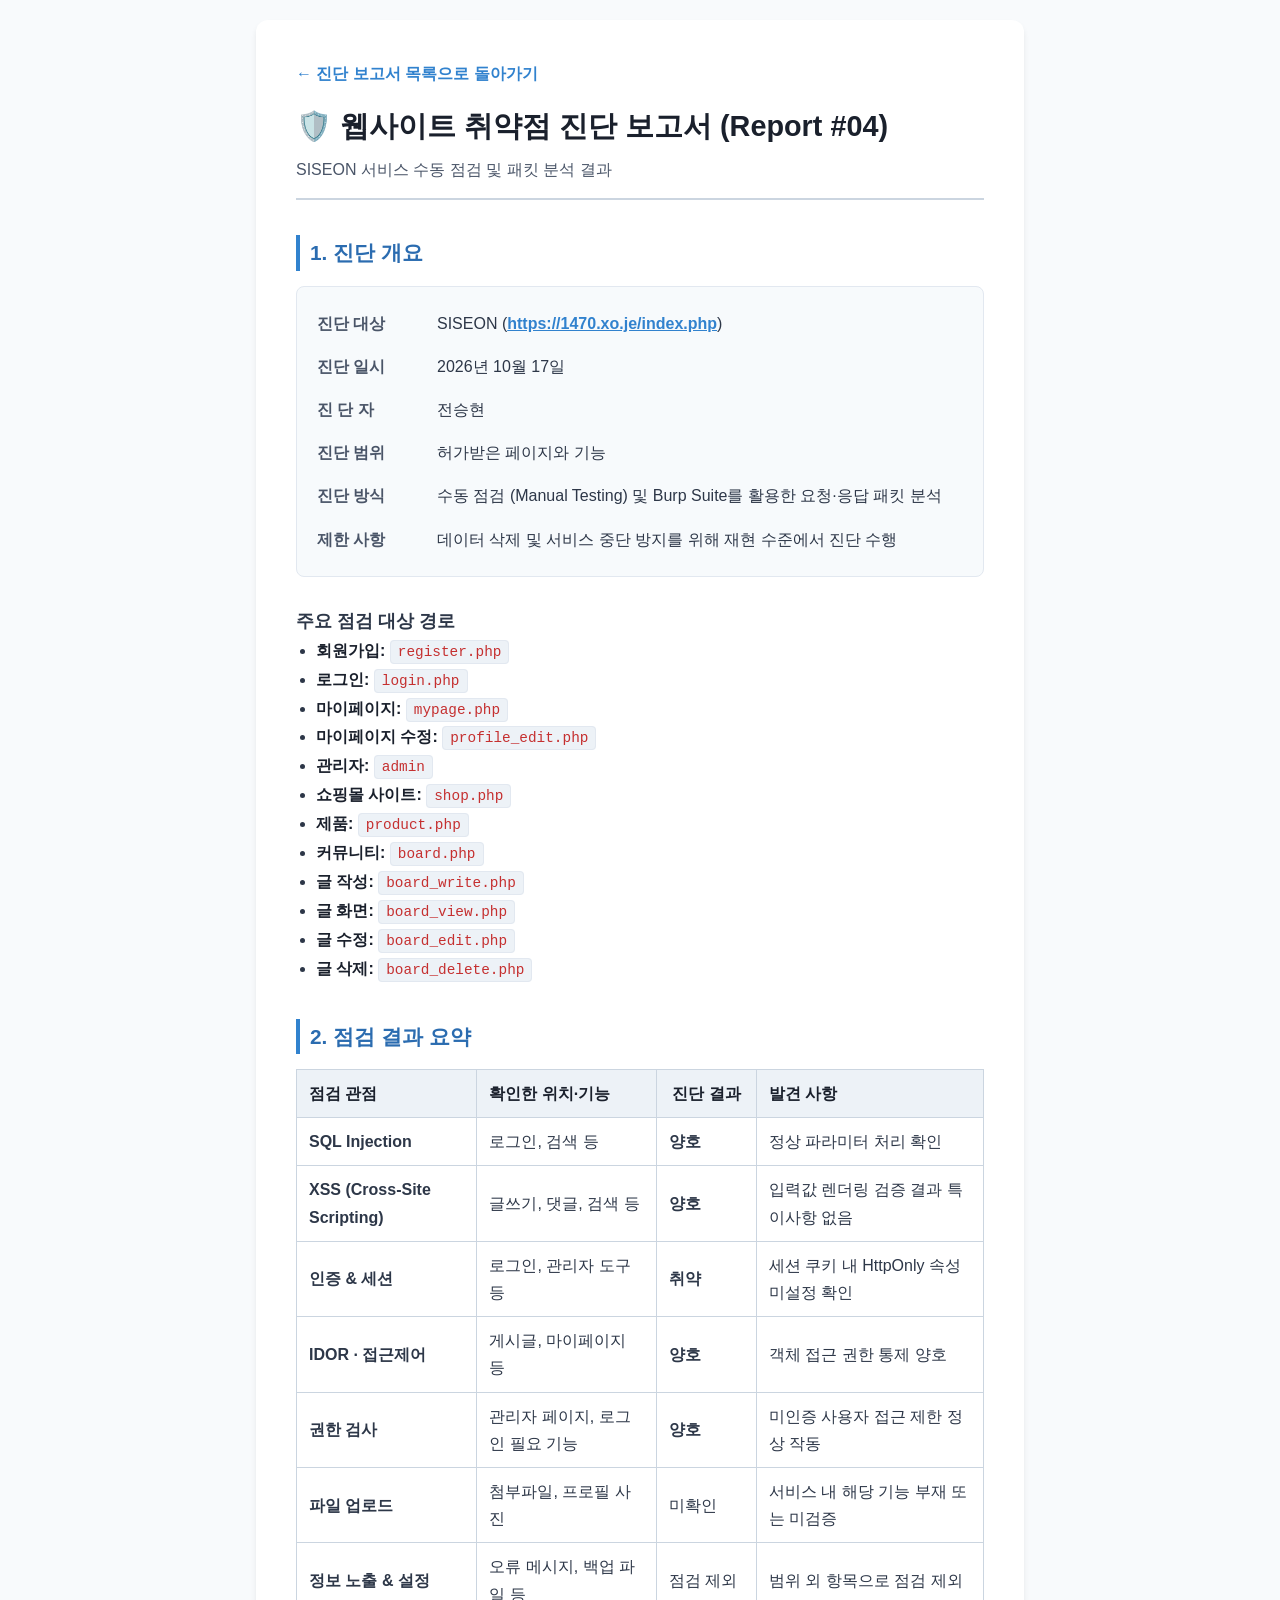
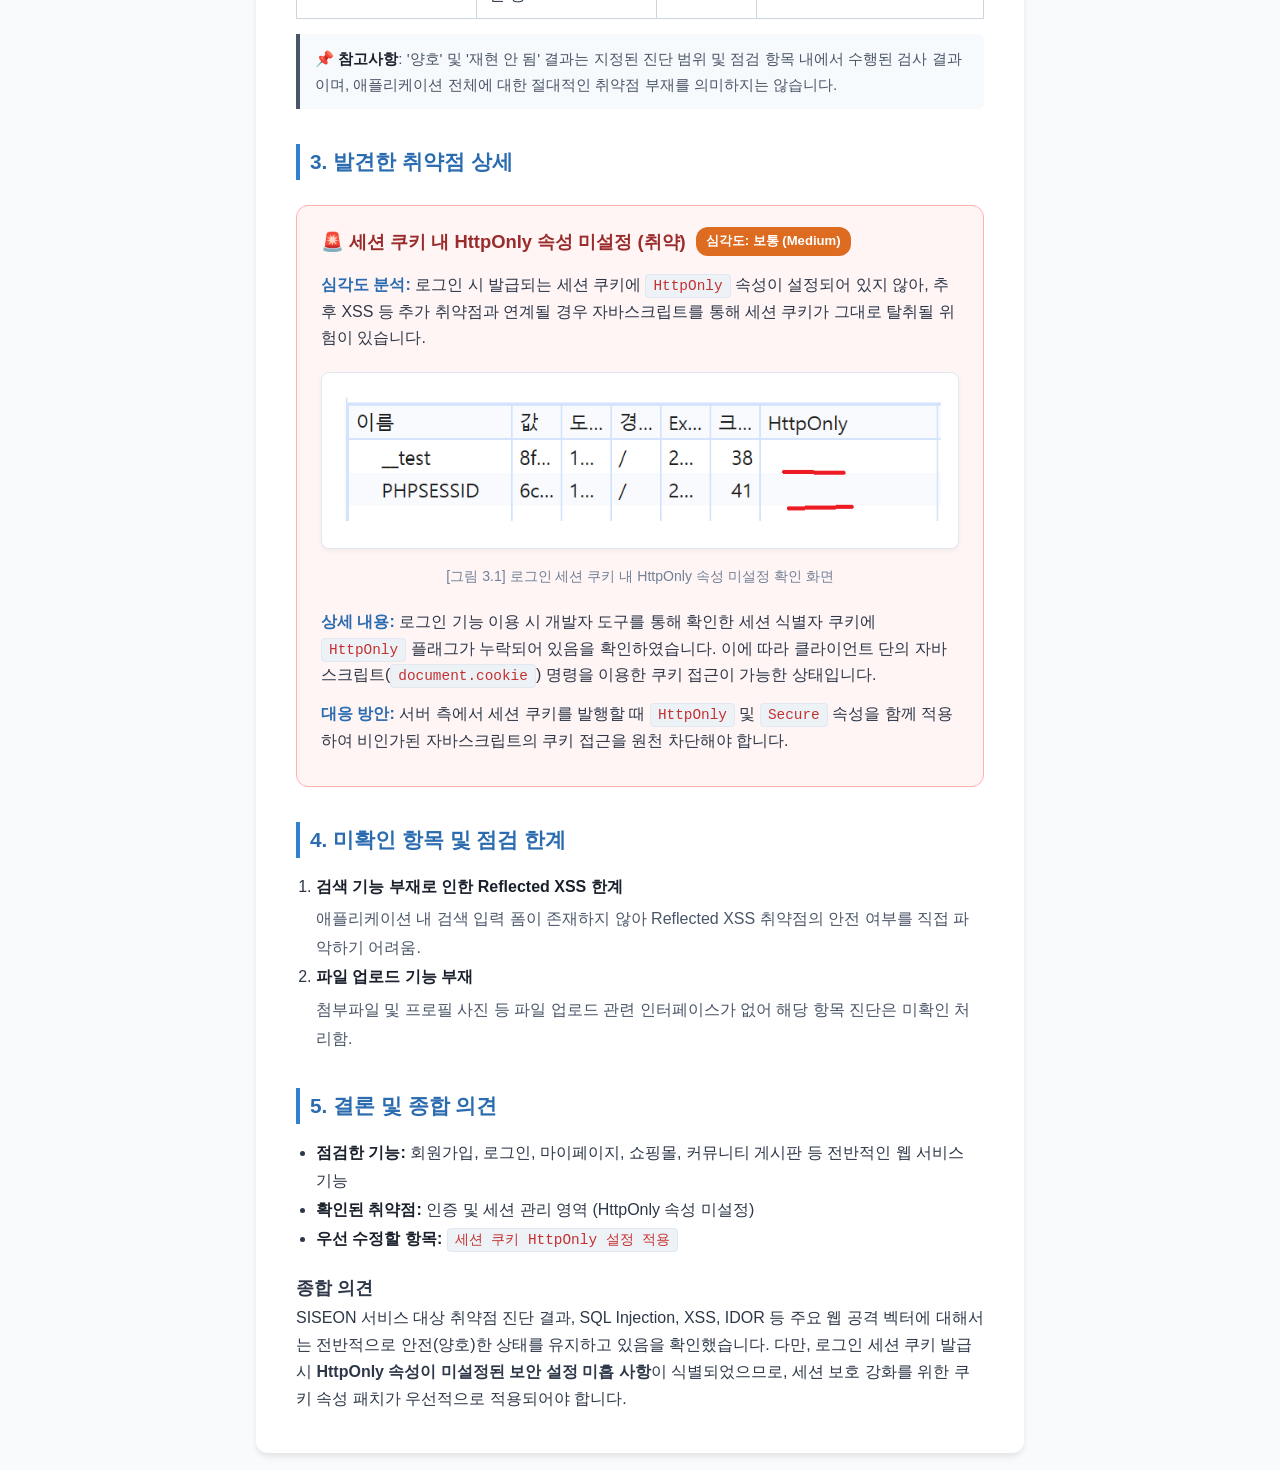
<file: vulnerabilities/report_04.html>
<!DOCTYPE html>
<html lang="ko">
<head>
    <meta charset="UTF-8">
    <meta name="viewport" content="width=device-width, initial-scale=1.0">
    <title>[Report #04] SISEON 취약점 진단 보고서 - Tech & Security Lab</title>
    <link rel="stylesheet" href="../style.css">
    <style>
        /* 외부 style.css의 색상 간섭을 완전히 차단하기 위한 강제 스타일 override */
        body, div, p, li, td, th, span {
            color: #2d3748;
        }

        .report-header {
            border-bottom: 2px solid #cbd5e0;
            padding-bottom: 15px;
            margin-bottom: 25px;
        }

        .report-header h1 {
            color: #1a202c !important;
        }

        .report-header p {
            color: #4a5568 !important;
        }

        /* 1. 진단 개요 메타 박스 */
        .report-meta {
            background-color: #f7fafc !important;
            border: 1px solid #e2e8f0 !important;
            border-radius: 8px;
            padding: 15px 20px;
            margin-bottom: 30px;
        }

        .report-meta table {
            width: 100%;
            border-collapse: collapse;
        }

        .report-meta td {
            padding: 8px 0;
            color: #2d3748 !important;
        }

        .report-meta td.label {
            font-weight: bold;
            color: #4a5568 !important;
            width: 120px;
        }

        /* 섹션 타이틀 */
        .section-title {
            color: #2b6cb0 !important;
            border-left: 4px solid #3182ce;
            padding-left: 10px;
            margin-top: 35px;
            margin-bottom: 15px;
            font-size: 1.3rem;
            font-weight: bold;
        }

        /* 목록 및 inline code 가독성 수정 */
        ul, ol {
            padding-left: 20px;
            line-height: 1.8;
            color: #2d3748 !important;
        }

        ul li, ol li {
            color: #2d3748 !important;
        }

        ul li strong, ol li strong {
            color: #1a202c !important;
        }

        code {
            background-color: #edf2f7 !important;
            color: #c53030 !important;
            padding: 3px 7px;
            border-radius: 4px;
            font-family: Consolas, Monaco, monospace;
            font-size: 0.9em;
            border: 1px solid #e2e8f0;
        }

        /* 2. 점검 결과 테이블 */
        .vuln-table {
            width: 100%;
            border-collapse: collapse;
            margin: 15px 0;
        }

        .vuln-table th, .vuln-table td {
            border: 1px solid #cbd5e0 !important;
            padding: 10px 12px;
            text-align: left;
            color: #2d3748 !important;
        }

        .vuln-table th {
            background-color: #edf2f7 !important;
            color: #1a202c !important;
            font-weight: bold;
        }

        .status-pass {
            color: #2f855a !important;
            font-weight: bold;
            text-align: center;
        }

        .status-vuln {
            color: #c53030 !important;
            font-weight: bold;
            text-align: center;
        }

        .status-none {
            color: #718096 !important;
            text-align: center;
        }

        .callout-box {
            background-color: #f7fafc !important;
            border-left: 4px solid #4a5568 !important;
            padding: 12px 15px;
            margin: 15px 0;
            border-radius: 0 6px 6px 0;
            font-size: 0.95rem;
            color: #4a5568 !important;
        }

        .callout-box strong {
            color: #1a202c !important;
        }

        /* 3. 취약점 상세 카드 스타일 */
        .vuln-detail-card {
            background-color: #fff5f5 !important;
            border: 1px solid #feb2b2 !important;
            border-radius: 12px;
            padding: 20px 24px;
            margin: 25px 0;
            color: #2d3748 !important;
        }

        .vuln-header-container {
            display: flex;
            align-items: center;
            flex-wrap: wrap;
            gap: 10px;
            margin-bottom: 15px;
        }

        .vuln-header-container h3 {
            margin: 0;
            color: #9b2c2c !important;
            font-size: 1.15rem;
        }

        /* 심각도 배지 */
        .badge-severity {
            display: inline-block;
            padding: 3px 10px;
            border-radius: 12px;
            font-size: 0.82rem;
            font-weight: bold;
            color: #ffffff !important;
        }
        .badge-high { background-color: #e53e3e; }
        .badge-medium { background-color: #dd6b20; }
        .badge-low { background-color: #319795; }

        .vuln-detail-card p {
            color: #2d3748 !important;
            line-height: 1.65;
            margin: 12px 0;
        }

        .vuln-detail-card p strong.label-blue {
            color: #2b6cb0 !important;
        }

        /* 이미지 및 캡션 영역 */
        .img-container {
            text-align: center;
            margin: 20px 0;
        }

        .img-box {
            display: inline-block;
            max-width: 100%;
            background-color: #ffffff;
            border: 1px solid #e2e8f0;
            border-radius: 8px;
            padding: 10px;
            box-shadow: 0 2px 4px rgba(0, 0, 0, 0.05);
        }

        .img-box img {
            max-width: 100%;
            height: auto;
            border-radius: 4px;
            display: block;
        }

        .img-caption {
            font-size: 0.88rem;
            color: #718096 !important;
            margin-top: 8px;
            text-align: center;
        }
    </style>
</head>
<body>
    <div class="container">
        <!-- 뒤로가기 버튼 -->
        <div style="margin-bottom: 15px;">
            <a href="../vulnerability-reports.html" style="text-decoration: none; color: #3182ce; font-weight: bold;">← 진단 보고서 목록으로 돌아가기</a>
        </div>

        <header class="report-header">
            <h1>🛡️ 웹사이트 취약점 진단 보고서 (Report #04)</h1>
            <p>SISEON 서비스 수동 점검 및 패킷 분석 결과</p>
        </header>

        <!-- 1. 진단 개요 -->
        <h2 class="section-title">1. 진단 개요</h2>
        <div class="report-meta">
            <table>
                <tr>
                    <td class="label">진단 대상</td>
                    <td>SISEON (<a href="https://1470.xo.je/index.php" target="_blank" style="color: #3182ce; font-weight: bold;">https://1470.xo.je/index.php</a>)</td>
                </tr>
                <tr>
                    <td class="label">진단 일시</td>
                    <td>2026년 10월 17일</td>
                </tr>
                <tr>
                    <td class="label">진 단 자</td>
                    <td>전승현</td>
                </tr>
                <tr>
                    <td class="label">진단 범위</td>
                    <td>허가받은 페이지와 기능</td>
                </tr>
                <tr>
                    <td class="label">진단 방식</td>
                    <td>수동 점검 (Manual Testing) 및 Burp Suite를 활용한 요청·응답 패킷 분석</td>
                </tr>
                <tr>
                    <td class="label">제한 사항</td>
                    <td>데이터 삭제 및 서비스 중단 방지를 위해 재현 수준에서 진단 수행</td>
                </tr>
            </table>
        </div>

        <h3 style="color: #2d3748; font-size: 1.1rem; margin-top: 20px;">주요 점검 대상 경로</h3>
        <ul>
            <li><strong>회원가입:</strong> <code>register.php</code></li>
            <li><strong>로그인:</strong> <code>login.php</code></li>
            <li><strong>마이페이지:</strong> <code>mypage.php</code></li>
            <li><strong>마이페이지 수정:</strong> <code>profile_edit.php</code></li>
            <li><strong>관리자:</strong> <code>admin</code></li>
            <li><strong>쇼핑몰 사이트:</strong> <code>shop.php</code></li>
            <li><strong>제품:</strong> <code>product.php</code></li>
            <li><strong>커뮤니티:</strong> <code>board.php</code></li>
            <li><strong>글 작성:</strong> <code>board_write.php</code></li>
            <li><strong>글 화면:</strong> <code>board_view.php</code></li>
            <li><strong>글 수정:</strong> <code>board_edit.php</code></li>
            <li><strong>글 삭제:</strong> <code>board_delete.php</code></li>
        </ul>

        <!-- 2. 점검 결과 요약 -->
        <h2 class="section-title">2. 점검 결과 요약</h2>
        <table class="vuln-table">
            <thead>
                <tr>
                    <th>점검 관점</th>
                    <th>확인한 위치·기능</th>
                    <th style="text-align: center; width: 100px;">진단 결과</th>
                    <th>발견 사항</th>
                </tr>
            </thead>
            <tbody>
                <tr>
                    <td><strong>SQL Injection</strong></td>
                    <td>로그인, 검색 등</td>
                    <td class="status-pass">양호</td>
                    <td>정상 파라미터 처리 확인</td>
                </tr>
                <tr>
                    <td><strong>XSS (Cross-Site Scripting)</strong></td>
                    <td>글쓰기, 댓글, 검색 등</td>
                    <td class="status-pass">양호</td>
                    <td>입력값 렌더링 검증 결과 특이사항 없음</td>
                </tr>
                <tr>
                    <td><strong>인증 & 세션</strong></td>
                    <td>로그인, 관리자 도구 등</td>
                    <td class="status-vuln">취약</td>
                    <td>세션 쿠키 내 HttpOnly 속성 미설정 확인</td>
                </tr>
                <tr>
                    <td><strong>IDOR · 접근제어</strong></td>
                    <td>게시글, 마이페이지 등</td>
                    <td class="status-pass">양호</td>
                    <td>객체 접근 권한 통제 양호</td>
                </tr>
                <tr>
                    <td><strong>권한 검사</strong></td>
                    <td>관리자 페이지, 로그인 필요 기능</td>
                    <td class="status-pass">양호</td>
                    <td>미인증 사용자 접근 제한 정상 작동</td>
                </tr>
                <tr>
                    <td><strong>파일 업로드</strong></td>
                    <td>첨부파일, 프로필 사진</td>
                    <td class="status-none">미확인</td>
                    <td>서비스 내 해당 기능 부재 또는 미검증</td>
                </tr>
                <tr>
                    <td><strong>정보 노출 & 설정</strong></td>
                    <td>오류 메시지, 백업 파일 등</td>
                    <td class="status-none">점검 제외</td>
                    <td>범위 외 항목으로 점검 제외</td>
                </tr>
            </tbody>
        </table>

        <div class="callout-box">
            📌 <strong>참고사항</strong>: '양호' 및 '재현 안 됨' 결과는 지정된 진단 범위 및 점검 항목 내에서 수행된 검사 결과이며, 애플리케이션 전체에 대한 절대적인 취약점 부재를 의미하지는 않습니다.
        </div>

        <!-- 3. 발견한 취약점 상세 -->
        <h2 class="section-title">3. 발견한 취약점 상세</h2>

        <div class="vuln-detail-card">
            <div class="vuln-header-container">
                <h3>🚨 세션 쿠키 내 HttpOnly 속성 미설정 (취약)</h3>
                <span class="badge-severity badge-medium">심각도: 보통 (Medium)</span>
            </div>
            <p><strong class="label-blue">심각도 분석:</strong> 로그인 시 발급되는 세션 쿠키에 <code>HttpOnly</code> 속성이 설정되어 있지 않아, 추후 XSS 등 추가 취약점과 연계될 경우 자바스크립트를 통해 세션 쿠키가 그대로 탈취될 위험이 있습니다.</p>

            <div class="img-container">
                <div class="img-box">
                    <!-- 실제 스크린샷 파일명으로 수정하세요 -->
                    <img src="images/report04_HttpOnly.png" alt="HttpOnly 미설정 화면">
                </div>
                <div class="img-caption">[그림 3.1] 로그인 세션 쿠키 내 HttpOnly 속성 미설정 확인 화면</div>
            </div>

            <p><strong class="label-blue">상세 내용:</strong> 로그인 기능 이용 시 개발자 도구를 통해 확인한 세션 식별자 쿠키에 <code>HttpOnly</code> 플래그가 누락되어 있음을 확인하였습니다. 이에 따라 클라이언트 단의 자바스크립트(<code>document.cookie</code>) 명령을 이용한 쿠키 접근이 가능한 상태입니다.</p>
            <p><strong class="label-blue">대응 방안:</strong> 서버 측에서 세션 쿠키를 발행할 때 <code>HttpOnly</code> 및 <code>Secure</code> 속성을 함께 적용하여 비인가된 자바스크립트의 쿠키 접근을 원천 차단해야 합니다.</p>
        </div>

        <!-- 4. 미확인 항목 및 점검 한계 -->
        <h2 class="section-title">4. 미확인 항목 및 점검 한계</h2>
        <ol>
            <li><strong>검색 기능 부재로 인한 Reflected XSS 한계</strong>
                <p style="margin-top: 4px; color: #4a5568 !important;">애플리케이션 내 검색 입력 폼이 존재하지 않아 Reflected XSS 취약점의 안전 여부를 직접 파악하기 어려움.</p>
            </li>
            <li><strong>파일 업로드 기능 부재</strong>
                <p style="margin-top: 4px; color: #4a5568 !important;">첨부파일 및 프로필 사진 등 파일 업로드 관련 인터페이스가 없어 해당 항목 진단은 미확인 처리함.</p>
            </li>
        </ol>

        <!-- 5. 결론 및 종합 의견 -->
        <h2 class="section-title">5. 결론 및 종합 의견</h2>
        <ul>
            <li><strong>점검한 기능:</strong> 회원가입, 로그인, 마이페이지, 쇼핑몰, 커뮤니티 게시판 등 전반적인 웹 서비스 기능</li>
            <li><strong>확인된 취약점:</strong> 인증 및 세션 관리 영역 (HttpOnly 속성 미설정)</li>
            <li><strong>우선 수정할 항목:</strong> <code>세션 쿠키 HttpOnly 설정 적용</code></li>
        </ul>

        <h3 style="color: #2d3748; font-size: 1.1rem; margin-top: 20px;">종합 의견</h3>
        <p style="line-height: 1.7; color: #2d3748 !important;">
            SISEON 서비스 대상 취약점 진단 결과, SQL Injection, XSS, IDOR 등 주요 웹 공격 벡터에 대해서는 전반적으로 안전(양호)한 상태를 유지하고 있음을 확인했습니다. 다만, 로그인 세션 쿠키 발급 시 <strong>HttpOnly 속성이 미설정된 보안 설정 미흡 사항</strong>이 식별되었으므로, 세션 보호 강화를 위한 쿠키 속성 패치가 우선적으로 적용되어야 합니다.
        </p>
    </div>
</body>
</html>
</file>
<file: style.css>
* { box-sizing: border-box; margin: 0; padding: 0; }
body { font-family: -apple-system, BlinkMacSystemFont, "Segoe UI", Roboto, sans-serif; background-color: #f8fafc; color: #1e293b; line-height: 1.7; padding: 20px; }
.container { max-width: 768px; margin: 0 auto; background: #ffffff; padding: 40px; border-radius: 12px; box-shadow: 0 4px 6px -1px rgba(0,0,0,0.1); }
header { margin-bottom: 30px; border-bottom: 2px solid #e2e8f0; padding-bottom: 20px; }
header h1 { font-size: 1.8rem; color: #0f172a; }
header p { color: #64748b; margin-top: 5px; }
.post-card { padding: 20px 0; border-bottom: 1px solid #f1f5f9; }
.post-card h2 a { color: #2563eb; text-decoration: none; font-size: 1.3rem; }
.post-card h2 a:hover { text-decoration: underline; }
.date { font-size: 0.85rem; color: #94a3b8; margin: 5px 0 10px 0; }
.back-link { color: #2563eb; text-decoration: none; font-weight: 600; }
.post-detail h1 { font-size: 1.6rem; margin-bottom: 10px; }
.post-detail h3 { font-size: 1.2rem; margin: 25px 0 10px 0; color: #334155; }
pre { background: #1e293b; color: #f8fafc; padding: 15px; border-radius: 8px; overflow-x: auto; margin: 15px 0; font-family: monospace; }
code { font-family: monospace; }
</file>
